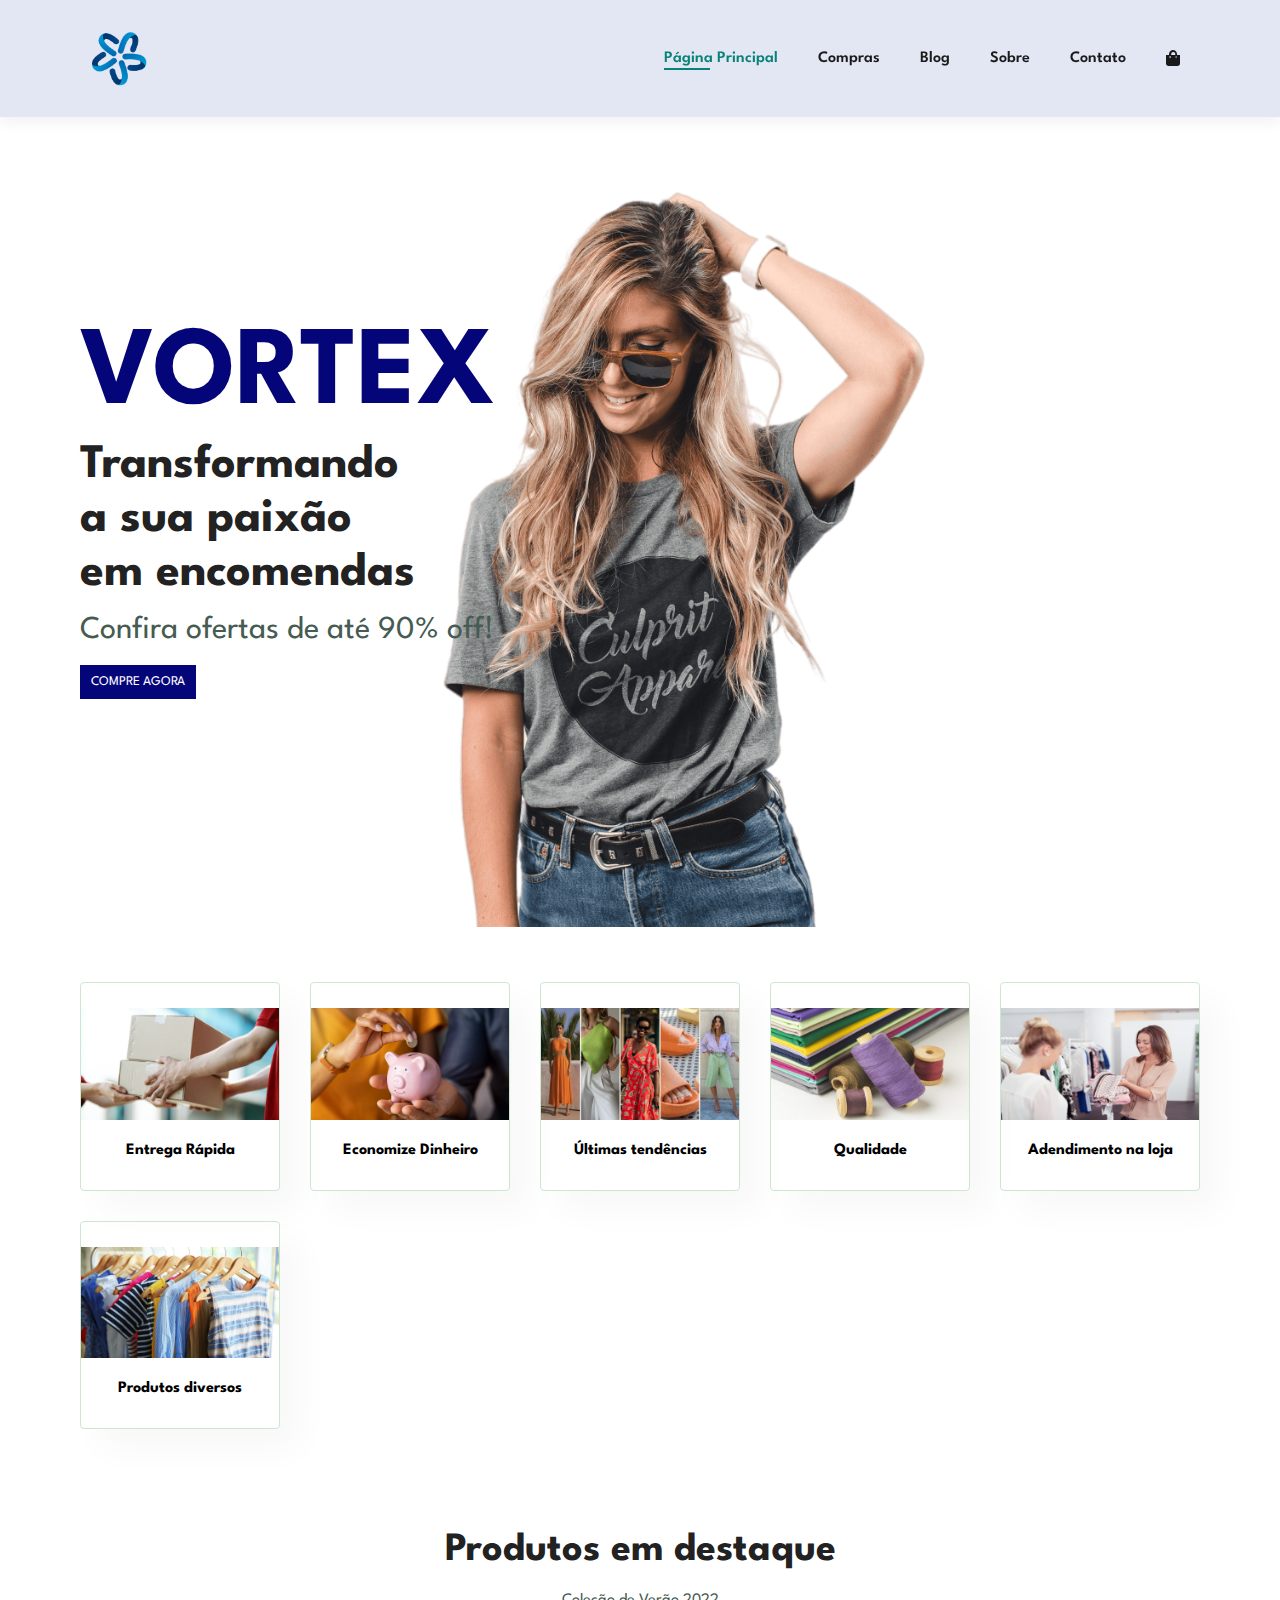
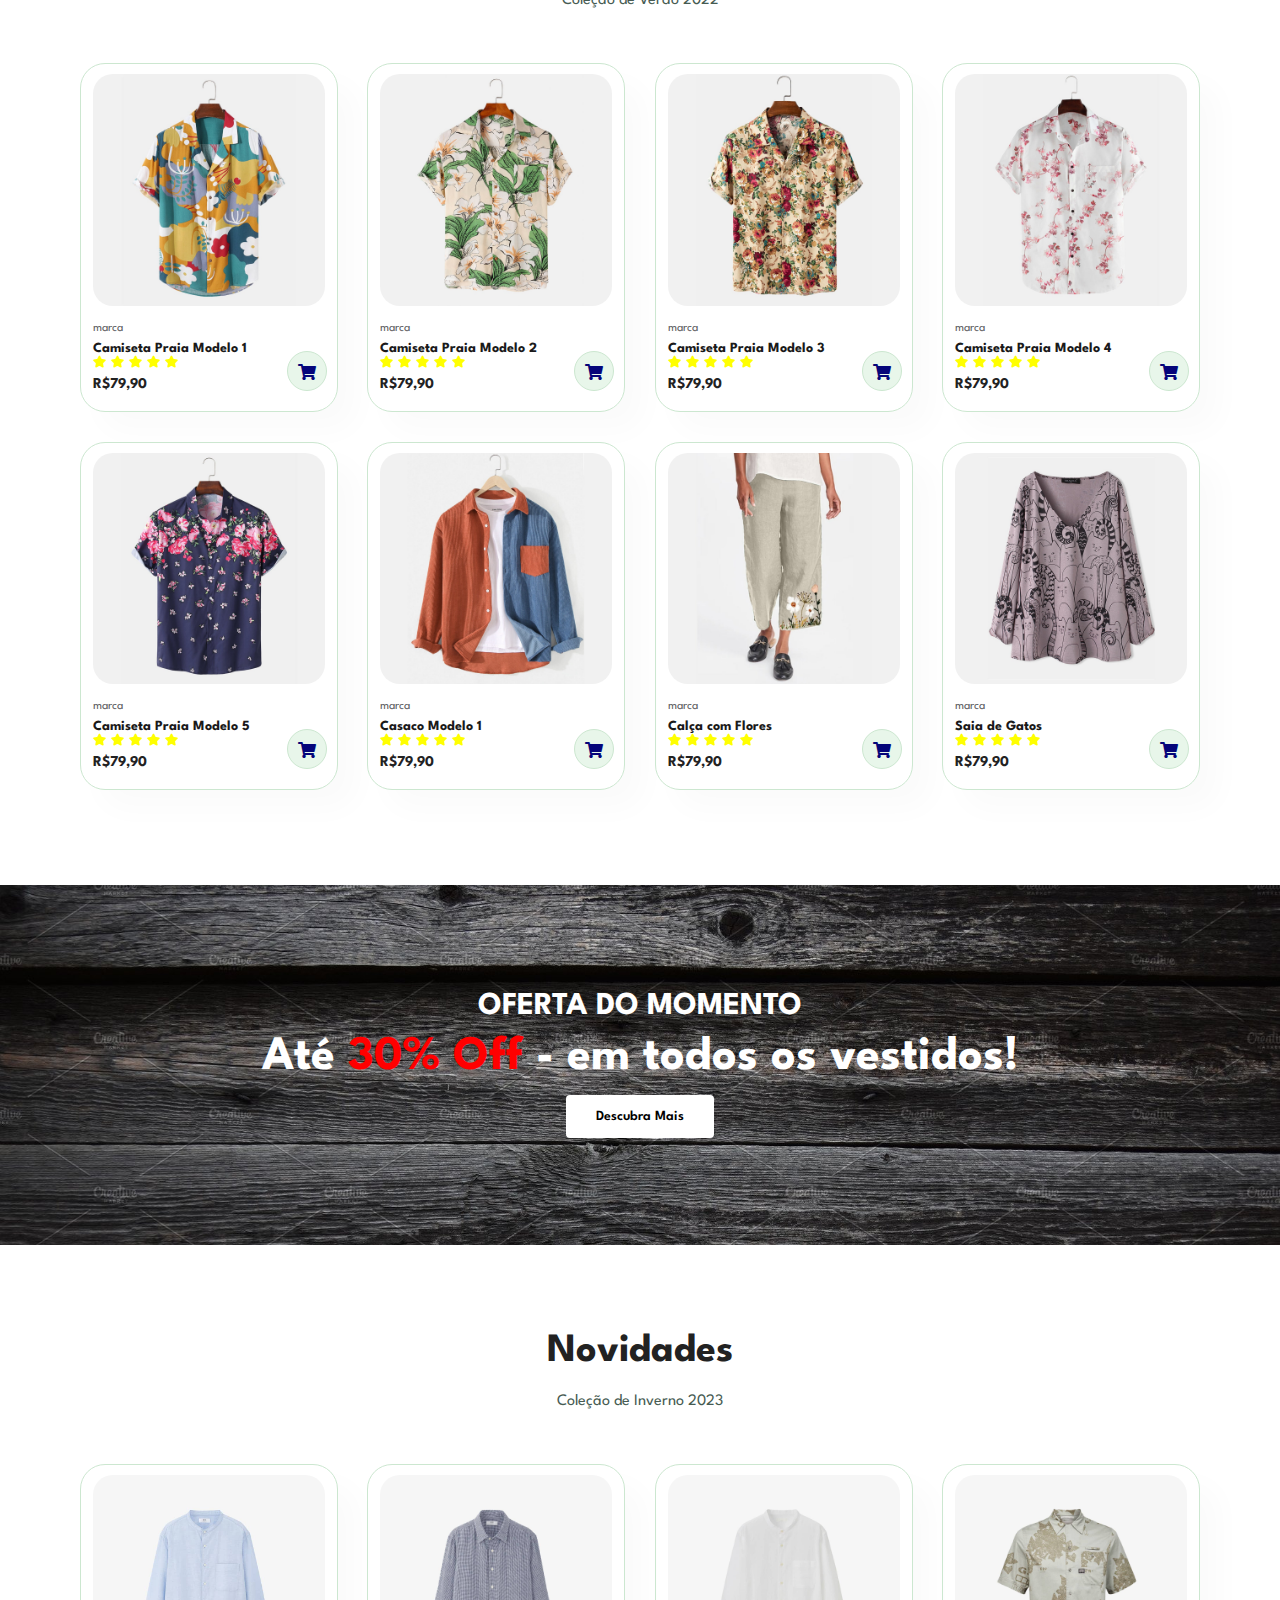
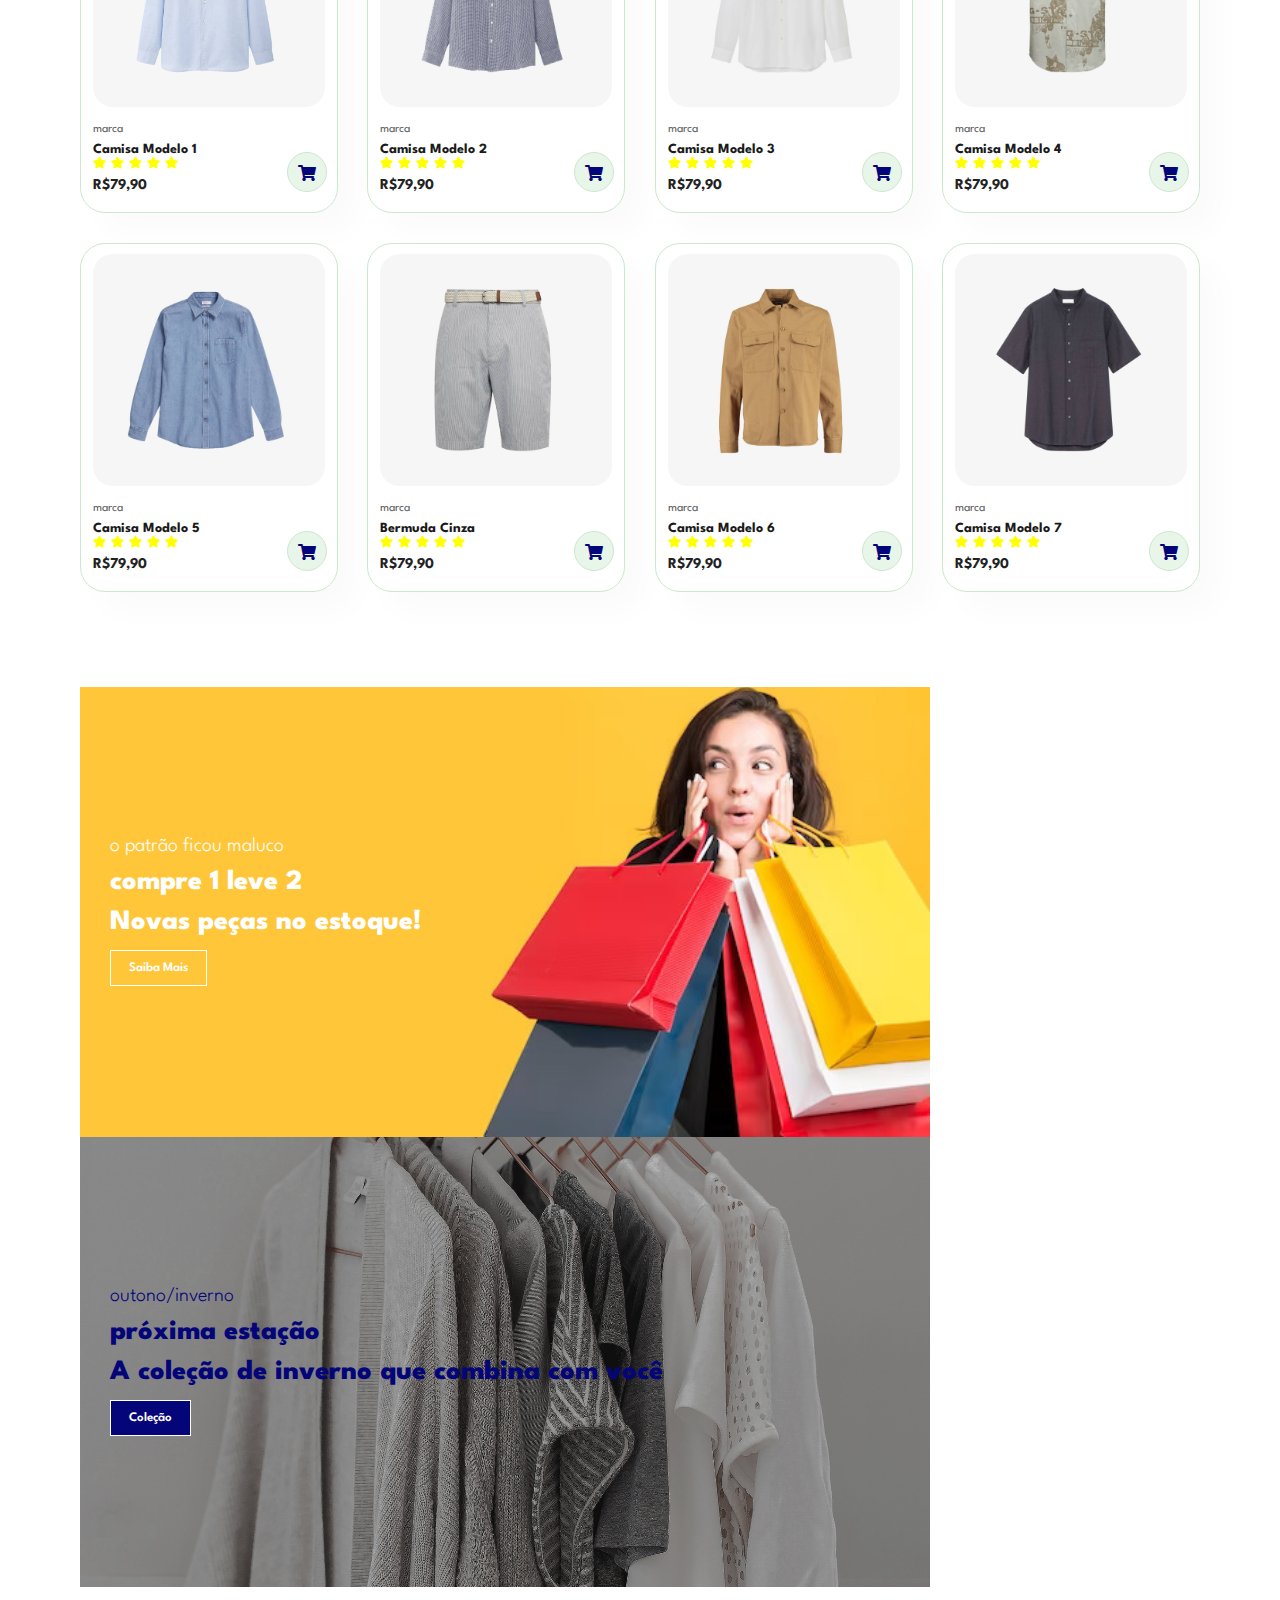
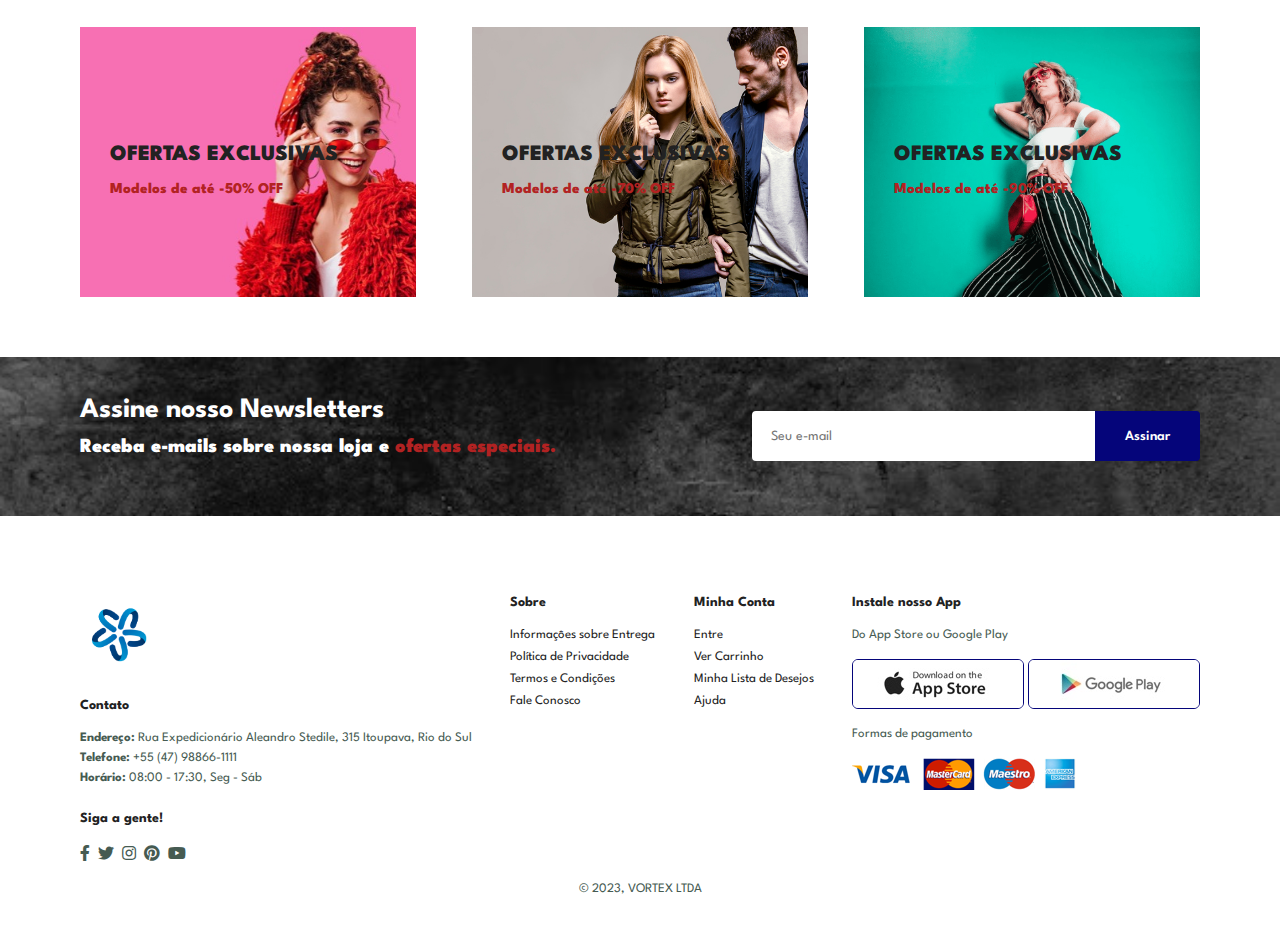
<file: index.html>
<!DOCTYPE html>
<html lang="en">
<head>
    <meta charset="UTF-8">
    <meta http-equiv="X-UA-Compatible" content="IE=edge">
    <meta name="viewport" content="width=device-width, initial-scale=1.0">
    <link rel="preconnect" href="https://fonts.googleapis.com">
    <link rel="preconnect" href="https://fonts.gstatic.com" crossorigin>
    <link href="https://fonts.googleapis.com/css2?family=League+Spartan&display=swap" rel="stylesheet">
    <link rel="stylesheet" href="https://use.fontawesome.com/releases/v5.15.4/css/all.css" />
    <link rel="stylesheet" href="./style.css">
    <link rel="shortcut icon" href="./img/main-logo.png" type="image/svg+xml">
    <title>Vortex</title>
</head>
<body>
    
    <section id="header">
        <a href="#"><img src="./img/main-logo.png" class="logo" alt=""></a>

        <div>
            <ul id="navbar">
                <li><a class="active" href="index.html">Página Principal</a></li>
                <li><a href="shop.html">Compras</a></li>
                <li><a href="blog.html">Blog</a></li>
                <li><a href="about.html">Sobre</a></li>
                <li><a href="contact.html">Contato</a></li>
                <li id="lg-bag"><a href="cart.html"><i class="fas fa-shopping-bag"></i></a></li>
                <a href="#" id="close"><i class="fas fa-times"></i></a>
            </ul>
        </div>
        <div id="mobile">
            <i id="bar" class="fas fa-outdent"></i>
            <a href=""><i class="fas fa-shopping-bag"></i></a>
        </div>
    </section>

    <section id="hero">
        <h1>VORTEX</h1>
        <br>
        <br>
        <h2>Transformando a sua paixão em encomendas</h2>
        <p>Confira ofertas de até 90% off!</p>
        <button>COMPRE AGORA</button>
    </section>

    <section id="feature" class="section-p1">
        <div class="fe-box">
            <img src="./img/delivery.jpg" alt="" id="delivery">
            <h6>Entrega Rápida</h6>
        </div>
        <div class="fe-box">
            <img src="./img/save-money.jpg" alt="" id="save-money">
            <h6>Economize Dinheiro</h6>
        </div>
        <div class="fe-box">
            <img src="./img/tendencias.png" alt="" id="delivery">
            <h6>Últimas tendências</h6>
        </div>
        <div class="fe-box">
            <img src="./img/tecido.jpg" alt="" id="delivery">
            <h6>Qualidade</h6>
        </div>
        <div class="fe-box">
            <img src="./img/atendimento.jpg" alt="" id="delivery">
            <h6>Adendimento na loja</h6>
        </div>
        <div class="fe-box">
            <img src="./img/produtos-diversos.jpg" alt="" id="delivery">
            <h6>Produtos diversos</h6>
        </div>
    </section>

    <section id="product1" class="section-p1">
        <h2>Produtos em destaque</h2>
        <p>Coleção de Verão 2022</p>
        <div class="pro-container">
            <div class="pro">
                <a href="./sproduct.html"><img href="./sproduct.html" src="./img/products/f1.jpg" alt=""></a>
                <div class="des">
                    <span>marca</span>
                    <h5>Camiseta Praia Modelo 1</h5>
                    <div class="star">
                        <i class="fas fa-star"></i>
                        <i class="fas fa-star"></i>
                        <i class="fas fa-star"></i>
                        <i class="fas fa-star"></i>
                        <i class="fas fa-star"></i>
                    </div>
                    <h4>R$79,90</h4>
                </div>
                <a><i class="fas fa-shopping-cart cart"></i></a>
            </div>
            <div class="pro">
                <img src="./img/products/f2.jpg" alt="">
                <div class="des">
                    <span>marca</span>
                    <h5>Camiseta Praia Modelo 2</h5>
                    <div class="star">
                        <i class="fas fa-star"></i>
                        <i class="fas fa-star"></i>
                        <i class="fas fa-star"></i>
                        <i class="fas fa-star"></i>
                        <i class="fas fa-star"></i>
                    </div>
                    <h4>R$79,90</h4>
                </div>
                <a><i class="fas fa-shopping-cart cart"></i></a>
            </div>
            <div class="pro">
                <img src="./img/products/f3.jpg" alt="">
                <div class="des">
                    <span>marca</span>
                    <h5>Camiseta Praia Modelo 3</h5>
                    <div class="star">
                        <i class="fas fa-star"></i>
                        <i class="fas fa-star"></i>
                        <i class="fas fa-star"></i>
                        <i class="fas fa-star"></i>
                        <i class="fas fa-star"></i>
                    </div>
                    <h4>R$79,90</h4>
                </div>
                <a><i class="fas fa-shopping-cart cart"></i></a>
            </div>
            <div class="pro">
                <img src="./img/products/f4.jpg" alt="">
                <div class="des">
                    <span>marca</span>
                    <h5>Camiseta Praia Modelo 4</h5>
                    <div class="star">
                        <i class="fas fa-star"></i>
                        <i class="fas fa-star"></i>
                        <i class="fas fa-star"></i>
                        <i class="fas fa-star"></i>
                        <i class="fas fa-star"></i>
                    </div>
                    <h4>R$79,90</h4>
                </div>
                <a><i class="fas fa-shopping-cart cart"></i></a>
            </div>
            <div class="pro">
                <img src="./img/products/f5.jpg" alt="">
                <div class="des">
                    <span>marca</span>
                    <h5>Camiseta Praia Modelo 5</h5>
                    <div class="star">
                        <i class="fas fa-star"></i>
                        <i class="fas fa-star"></i>
                        <i class="fas fa-star"></i>
                        <i class="fas fa-star"></i>
                        <i class="fas fa-star"></i>
                    </div>
                    <h4>R$79,90</h4>
                </div>
                <a><i class="fas fa-shopping-cart cart"></i></a>
            </div>
            <div class="pro">
                <img src="./img/products/f6.jpg" alt="">
                <div class="des">
                    <span>marca</span>
                    <h5>Casaco Modelo 1</h5>
                    <div class="star">
                        <i class="fas fa-star"></i>
                        <i class="fas fa-star"></i>
                        <i class="fas fa-star"></i>
                        <i class="fas fa-star"></i>
                        <i class="fas fa-star"></i>
                    </div>
                    <h4>R$79,90</h4>
                </div>
                <a><i class="fas fa-shopping-cart cart"></i></a>
            </div>
            <div class="pro">
                <img src="./img/products/f7.jpg" alt="">
                <div class="des">
                    <span>marca</span>
                    <h5>Calça com Flores</h5>
                    <div class="star">
                        <i class="fas fa-star"></i>
                        <i class="fas fa-star"></i>
                        <i class="fas fa-star"></i>
                        <i class="fas fa-star"></i>
                        <i class="fas fa-star"></i>
                    </div>
                    <h4>R$79,90</h4>
                </div>
                <a><i class="fas fa-shopping-cart cart"></i></a>
            </div>
            <div class="pro">
                <img src="./img/products/f8.jpg" alt="">
                <div class="des">
                    <span>marca</span>
                    <h5>Saia de Gatos</h5>
                    <div class="star">
                        <i class="fas fa-star"></i>
                        <i class="fas fa-star"></i>
                        <i class="fas fa-star"></i>
                        <i class="fas fa-star"></i>
                        <i class="fas fa-star"></i>
                    </div>
                    <h4>R$79,90</h4>
                </div>
                <a><i class="fas fa-shopping-cart cart"></i></a>
            </div>
        </div>
    </section>

    <section id="banner" class="section-m1">
        <h4>OFERTA DO MOMENTO</h4>
        <h2>Até <span>30% Off</span> - em todos os vestidos!</h2>
        <button class="normal">Descubra Mais</button>
    </section>

    <section id="product1" class="section-p1">
        <h2>Novidades</h2>
        <p>Coleção de Inverno 2023</p>
        <div class="pro-container">
            <div class="pro">
                <img src="./img/products/n1.jpg" alt="">
                <div class="des">
                    <span>marca</span>
                    <h5>Camisa Modelo 1</h5>
                    <div class="star">
                        <i class="fas fa-star"></i>
                        <i class="fas fa-star"></i>
                        <i class="fas fa-star"></i>
                        <i class="fas fa-star"></i>
                        <i class="fas fa-star"></i>
                    </div>
                    <h4>R$79,90</h4>
                </div>
                <a><i class="fas fa-shopping-cart cart"></i></a>
            </div>
            <div class="pro">
                <img src="./img/products/n2.jpg" alt="">
                <div class="des">
                    <span>marca</span>
                    <h5>Camisa Modelo 2</h5>
                    <div class="star">
                        <i class="fas fa-star"></i>
                        <i class="fas fa-star"></i>
                        <i class="fas fa-star"></i>
                        <i class="fas fa-star"></i>
                        <i class="fas fa-star"></i>
                    </div>
                    <h4>R$79,90</h4>
                </div>
                <a><i class="fas fa-shopping-cart cart"></i></a>
            </div>
            <div class="pro">
                <img src="./img/products/n3.jpg" alt="">
                <div class="des">
                    <span>marca</span>
                    <h5>Camisa Modelo 3</h5>
                    <div class="star">
                        <i class="fas fa-star"></i>
                        <i class="fas fa-star"></i>
                        <i class="fas fa-star"></i>
                        <i class="fas fa-star"></i>
                        <i class="fas fa-star"></i>
                    </div>
                    <h4>R$79,90</h4>
                </div>
                <a><i class="fas fa-shopping-cart cart"></i></a>
            </div>
            <div class="pro">
                <img src="./img/products/n4.jpg" alt="">
                <div class="des">
                    <span>marca</span>
                    <h5>Camisa Modelo 4</h5>
                    <div class="star">
                        <i class="fas fa-star"></i>
                        <i class="fas fa-star"></i>
                        <i class="fas fa-star"></i>
                        <i class="fas fa-star"></i>
                        <i class="fas fa-star"></i>
                    </div>
                    <h4>R$79,90</h4>
                </div>
                <a><i class="fas fa-shopping-cart cart"></i></a>
            </div>
            <div class="pro">
                <img src="./img/products/n5.jpg" alt="">
                <div class="des">
                    <span>marca</span>
                    <h5>Camisa Modelo 5</h5>
                    <div class="star">
                        <i class="fas fa-star"></i>
                        <i class="fas fa-star"></i>
                        <i class="fas fa-star"></i>
                        <i class="fas fa-star"></i>
                        <i class="fas fa-star"></i>
                    </div>
                    <h4>R$79,90</h4>
                </div>
                <a><i class="fas fa-shopping-cart cart"></i></a>
            </div>
            <div class="pro">
                <img src="./img/products/n6.jpg" alt="">
                <div class="des">
                    <span>marca</span>
                    <h5>Bermuda Cinza</h5>
                    <div class="star">
                        <i class="fas fa-star"></i>
                        <i class="fas fa-star"></i>
                        <i class="fas fa-star"></i>
                        <i class="fas fa-star"></i>
                        <i class="fas fa-star"></i>
                    </div>
                    <h4>R$79,90</h4>
                </div>
                <a><i class="fas fa-shopping-cart cart"></i></a>
            </div>
            <div class="pro">
                <img src="./img/products/n7.jpg" alt="">
                <div class="des">
                    <span>marca</span>
                    <h5>Camisa Modelo 6</h5>
                    <div class="star">
                        <i class="fas fa-star"></i>
                        <i class="fas fa-star"></i>
                        <i class="fas fa-star"></i>
                        <i class="fas fa-star"></i>
                        <i class="fas fa-star"></i>
                    </div>
                    <h4>R$79,90</h4>
                </div>
                <a><i class="fas fa-shopping-cart cart"></i></a>
            </div>
            <div class="pro">
                <img src="./img/products/n8.jpg" alt="">
                <div class="des">
                    <span>marca</span>
                    <h5>Camisa Modelo 7</h5>
                    <div class="star">
                        <i class="fas fa-star"></i>
                        <i class="fas fa-star"></i>
                        <i class="fas fa-star"></i>
                        <i class="fas fa-star"></i>
                        <i class="fas fa-star"></i>
                    </div>
                    <h4>R$79,90</h4>
                </div>
                <a><i class="fas fa-shopping-cart cart"></i></a>
            </div>
        </div>
    </section>

    <section id="sm-banner" class="section-p1">
        <div class="banner-box">
            <h4>o patrão ficou maluco</h4>
            <h2>compre 1 leve 2</h2>
            <span>Novas peças no estoque!</span>
            <button class="white">Saiba Mais</button>
        </div>
        <div class="banner-box banner-box2">
            <h4>outono/inverno</h4>
            <h2>próxima estação</h2>
            <span>A coleção de inverno que combina com você</span>
            <button class="white2">Coleção</button>
        </div>
    </section>

    <section id="banner3">
        <div class="banner-box">
            <h2>OFERTAS EXCLUSIVAS</h2>
            <h3>Modelos de até -50% OFF</h3>
        </div>
        <div class="banner-box banner-box2">
            <h2>OFERTAS EXCLUSIVAS</h2>
            <h3>Modelos de até -70% OFF</h3>
        </div>
        <div class="banner-box banner-box3">
            <h2>OFERTAS EXCLUSIVAS</h2>
            <h3>Modelos de até -90% OFF</h3>
        </div>
    </section>

    <section id="newsletter" class="section-p1 section-m1">
        <div>
            <h4>Assine nosso Newsletters</h4>
            <p>Receba e-mails sobre nossa loja e <span>ofertas especiais.</span></p>
        </div>
        <div class="form">
            <input type="text" placeholder="Seu e-mail">
            <button class="normal">Assinar</button>
        </div>
    </section>

    <footer class="section-p1">
        <div class="col">
            <img src="./img/main-logo.png" alt="" class="logo">
            <h4>Contato</h4>
            <p><strong>Endereço: </strong> Rua Expedicionário Aleandro Stedile, 315 Itoupava, Rio do Sul</p>
            <p><strong>Telefone: </strong> +55 (47) 98866-1111</p>
            <p><strong>Horário: </strong> 08:00 - 17:30, Seg - Sáb</p>
            <div class="follow">
                <h4>Siga a gente!</h4>
                <div class="icon">
                    <i class="fab fa-facebook-f"></i>
                    <i class="fab fa-twitter"></i>
                    <i class="fab fa-instagram"></i>
                    <i class="fab fa-pinterest"></i>
                    <i class="fab fa-youtube"></i>
                </div>
            </div>
        </div>

        <div class="col">
            <h4>Sobre</h4>
            <a href="#">Informaçôes sobre Entrega</a>
            <a href="#">Política de Privacidade</a>
            <a href="#">Termos e Condições</a>
            <a href="#">Fale Conosco</a>
        </div>

        <div class="col">
            <h4>Minha Conta</h4>
            <a href="#">Entre</a>
            <a href="#">Ver Carrinho</a>
            <a href="#">Minha Lista de Desejos</a>
            <a href="#">Ajuda</a>
        </div>

        <div class="col install">
            <h4>Instale nosso App</h4>
            <p>Do App Store ou Google Play</p>
            <div class="row">
                <img src="./img/pay/app.jpg">
                <img src="./img/pay/play.jpg">
            </div>
            <p>Formas de pagamento</p>
            <img src="./img/pay/pay.png">
        </div>

        <div class="copyright">
            <p>© 2023, VORTEX LTDA</p>
        </div>
    </footer>

    <script src="./app.js"></script>
</body>
</html>
</file>
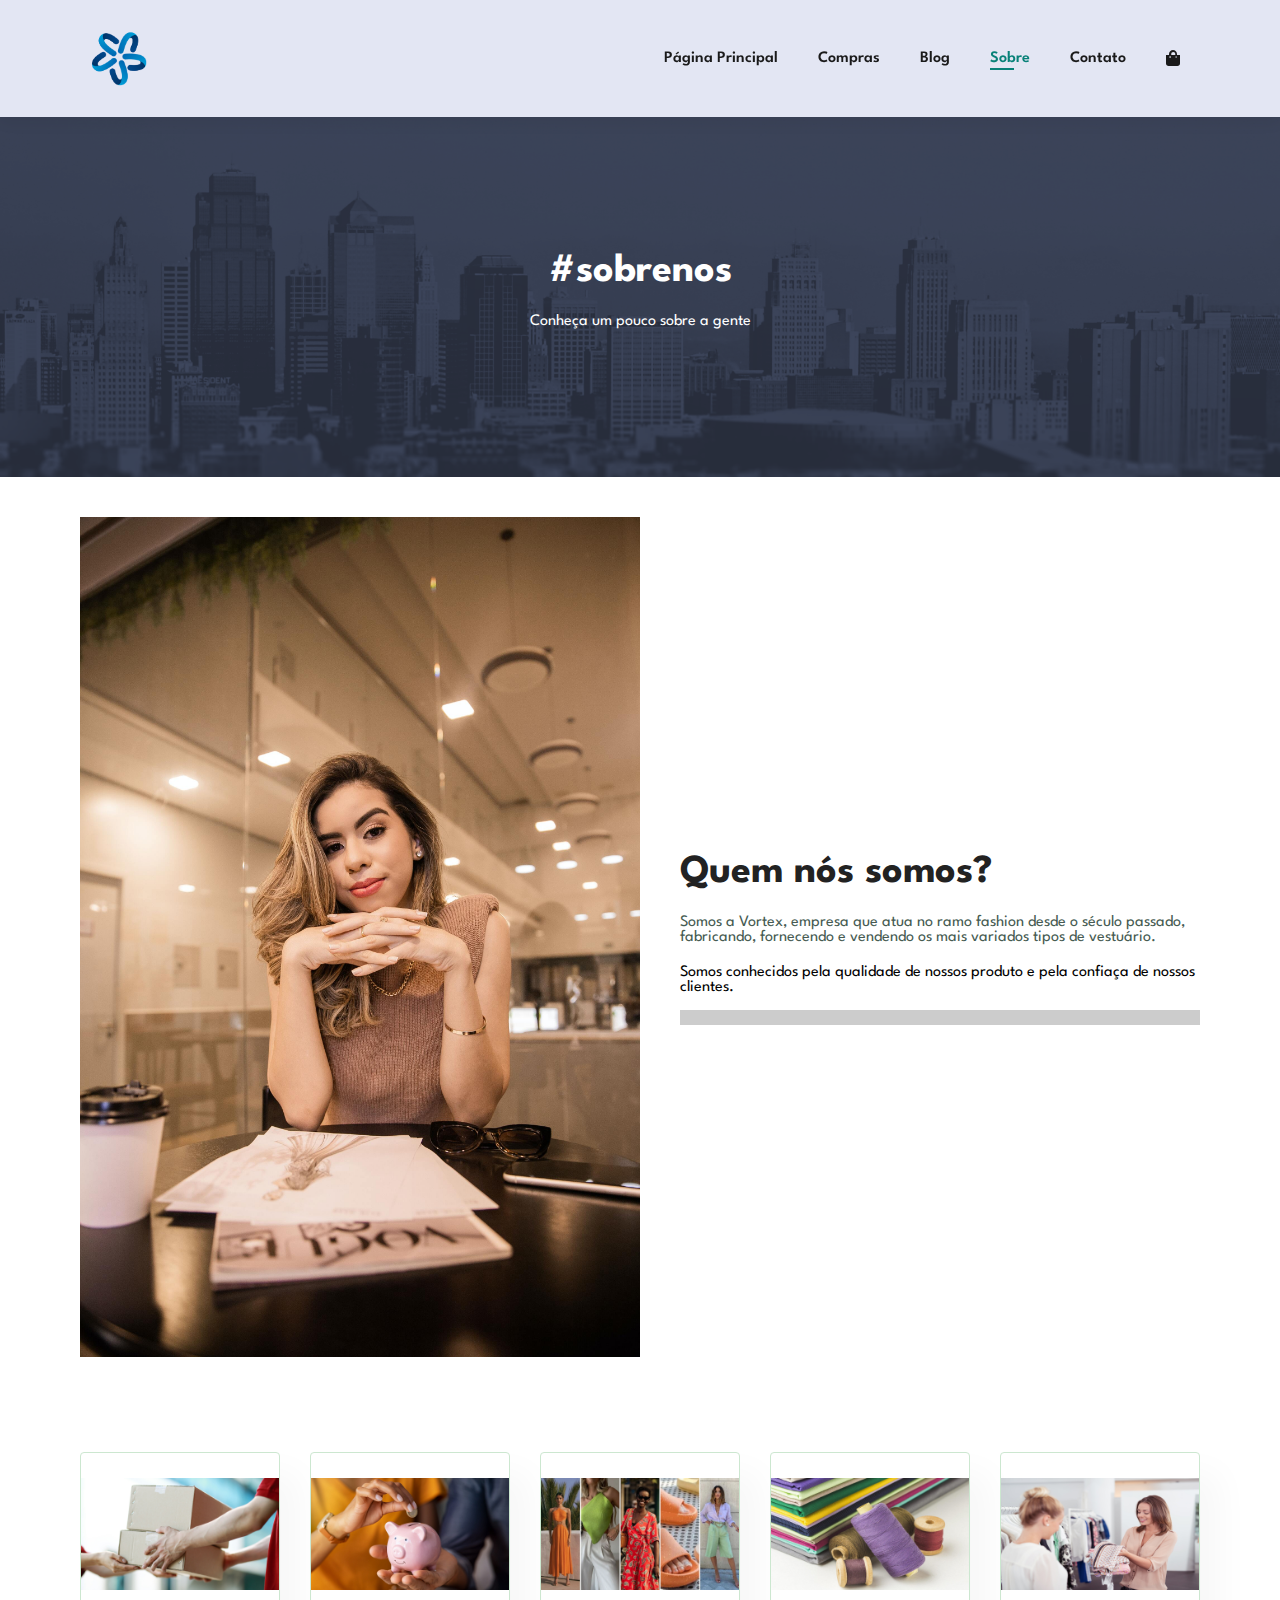
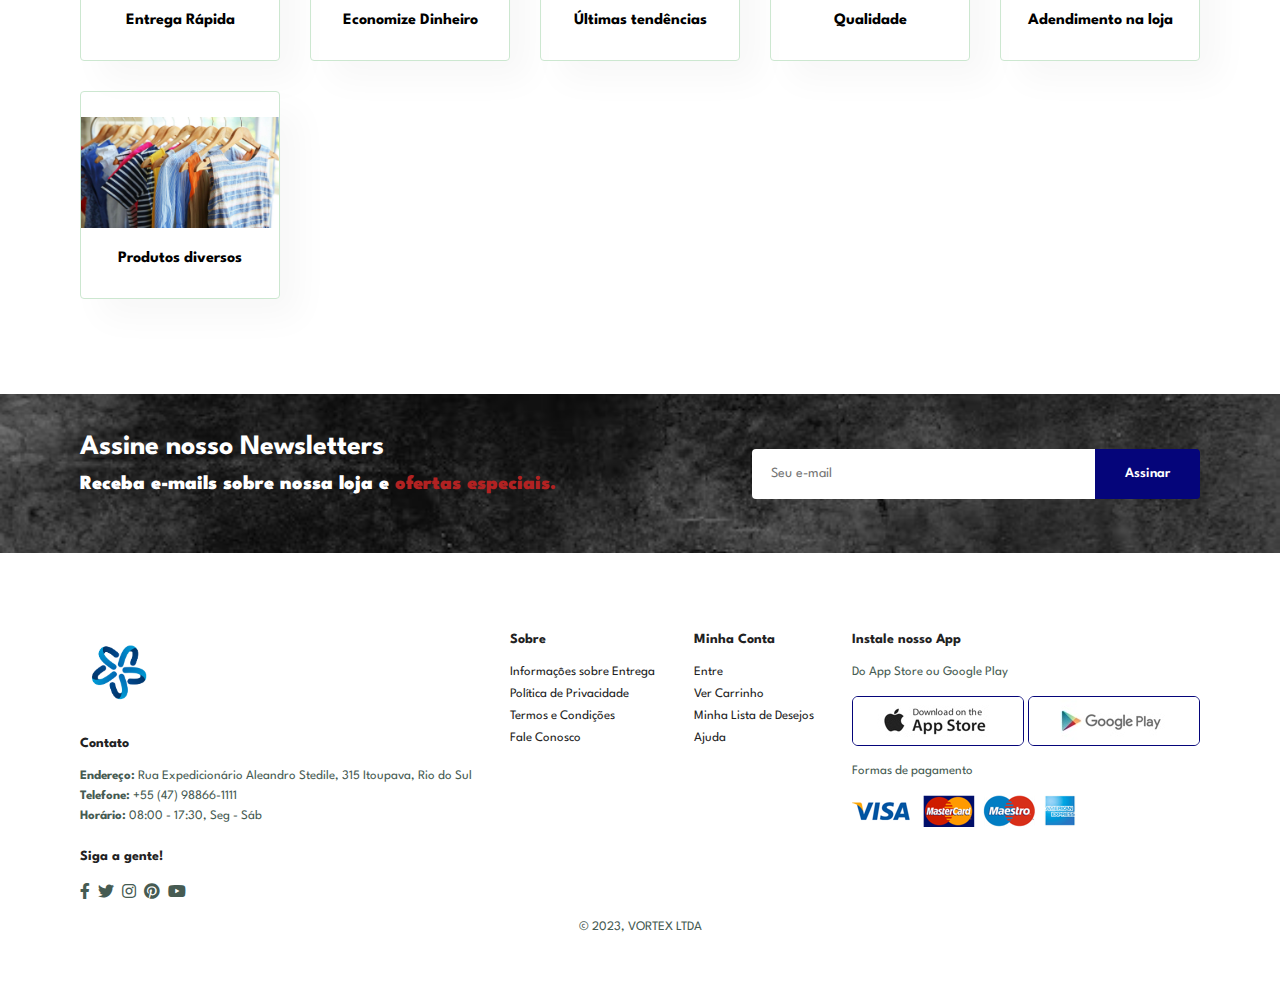
<file: about.html>
<!DOCTYPE html>
<html lang="en">
<head>
    <meta charset="UTF-8">
    <meta http-equiv="X-UA-Compatible" content="IE=edge">
    <meta name="viewport" content="width=device-width, initial-scale=1.0">
    <link rel="preconnect" href="https://fonts.googleapis.com">
    <link rel="preconnect" href="https://fonts.gstatic.com" crossorigin>
    <link href="https://fonts.googleapis.com/css2?family=League+Spartan&display=swap" rel="stylesheet">
    <link rel="stylesheet" href="https://use.fontawesome.com/releases/v5.15.4/css/all.css" />
    <link rel="stylesheet" href="./style.css">
    <link rel="shortcut icon" href="./img/main-logo.png" type="image/svg+xml">
    <title>Vortex</title>
</head>
<body>
    
    <section id="header">
        <a href="#"><img src="./img/main-logo.png" class="logo" alt=""></a>

        <div>
            <ul id="navbar">
                <li><a href="index.html">Página Principal</a></li>
                <li><a href="shop.html">Compras</a></li>
                <li><a href="blog.html">Blog</a></li>
                <li><a class="active" href="about.html">Sobre</a></li>
                <li><a href="contact.html">Contato</a></li>
                <li id="lg-bag"><a href="cart.html"><i class="fas fa-shopping-bag"></i></a></li>
                <a href="#" id="close"><i class="fas fa-times"></i></a>
            </ul>
        </div>
        <div id="mobile">
            <i id="bar" class="fas fa-outdent"></i>
            <a href=""><i class="fas fa-shopping-bag"></i></a>
        </div>
    </section>

    <section id="page-header" class="about-header">
        <h2>#sobrenos</h2>
        <p>Conheça um pouco sobre a gente</p>
    </section>

    <section id="about-head" class="section-p1">
        <img src="./img/about/a6.jpg" alt="">
        <div>
            <h2>Quem nós somos?</h2>
            <p>Somos a Vortex, empresa que atua no ramo fashion desde o século passado, 
                fabricando, fornecendo e vendendo os mais variados tipos de vestuário.</p>
                <abbr>Somos conhecidos pela qualidade de nossos produto e pela confiaça de 
                    nossos clientes.
                </abbr>
                <br><br>

                <marquee bgcolor="#ccc" loop="-1" scrollamount="5" width="100%">A construção 
                    de um negócio é saber fazer algo para se orgulhar, é criar algo que vai 
                    fazer uma diferença real na vida de outras pessoas - Richard Bronson </marquee>
        </div>
    </section>

    <section id="feature" class="section-p1">
        <div class="fe-box">
            <img src="./img/delivery.jpg" alt="" id="delivery">
            <h6>Entrega Rápida</h6>
        </div>
        <div class="fe-box">
            <img src="./img/save-money.jpg" alt="" id="save-money">
            <h6>Economize Dinheiro</h6>
        </div>
        <div class="fe-box">
            <img src="./img/tendencias.png" alt="" id="delivery">
            <h6>Últimas tendências</h6>
        </div>
        <div class="fe-box">
            <img src="./img/tecido.jpg" alt="" id="delivery">
            <h6>Qualidade</h6>
        </div>
        <div class="fe-box">
            <img src="./img/atendimento.jpg" alt="" id="delivery">
            <h6>Adendimento na loja</h6>
        </div>
        <div class="fe-box">
            <img src="./img/produtos-diversos.jpg" alt="" id="delivery">
            <h6>Produtos diversos</h6>
        </div>
    </section>

    <section id="newsletter" class="section-p1 section-m1">
        <div>
            <h4>Assine nosso Newsletters</h4>
            <p>Receba e-mails sobre nossa loja e <span>ofertas especiais.</span></p>
        </div>
        <div class="form">
            <input type="text" placeholder="Seu e-mail">
            <button class="normal">Assinar</button>
        </div>
    </section>

    <footer class="section-p1">
        <div class="col">
            <img src="./img/main-logo.png" alt="" class="logo">
            <h4>Contato</h4>
            <p><strong>Endereço: </strong> Rua Expedicionário Aleandro Stedile, 315 Itoupava, Rio do Sul</p>
            <p><strong>Telefone: </strong> +55 (47) 98866-1111</p>
            <p><strong>Horário: </strong> 08:00 - 17:30, Seg - Sáb</p>
            <div class="follow">
                <h4>Siga a gente!</h4>
                <div class="icon">
                    <i class="fab fa-facebook-f"></i>
                    <i class="fab fa-twitter"></i>
                    <i class="fab fa-instagram"></i>
                    <i class="fab fa-pinterest"></i>
                    <i class="fab fa-youtube"></i>
                </div>
            </div>
        </div>

        <div class="col">
            <h4>Sobre</h4>
            <a href="#">Informaçôes sobre Entrega</a>
            <a href="#">Política de Privacidade</a>
            <a href="#">Termos e Condições</a>
            <a href="#">Fale Conosco</a>
        </div>

        <div class="col">
            <h4>Minha Conta</h4>
            <a href="#">Entre</a>
            <a href="#">Ver Carrinho</a>
            <a href="#">Minha Lista de Desejos</a>
            <a href="#">Ajuda</a>
        </div>

        <div class="col install">
            <h4>Instale nosso App</h4>
            <p>Do App Store ou Google Play</p>
            <div class="row">
                <img src="./img/pay/app.jpg">
                <img src="./img/pay/play.jpg">
            </div>
            <p>Formas de pagamento</p>
            <img src="./img/pay/pay.png">
        </div>

        <div class="copyright">
            <p>© 2023, VORTEX LTDA</p>
        </div>
    </footer>

    <script src="./app.js"></script>
</body>
</html>
</file>
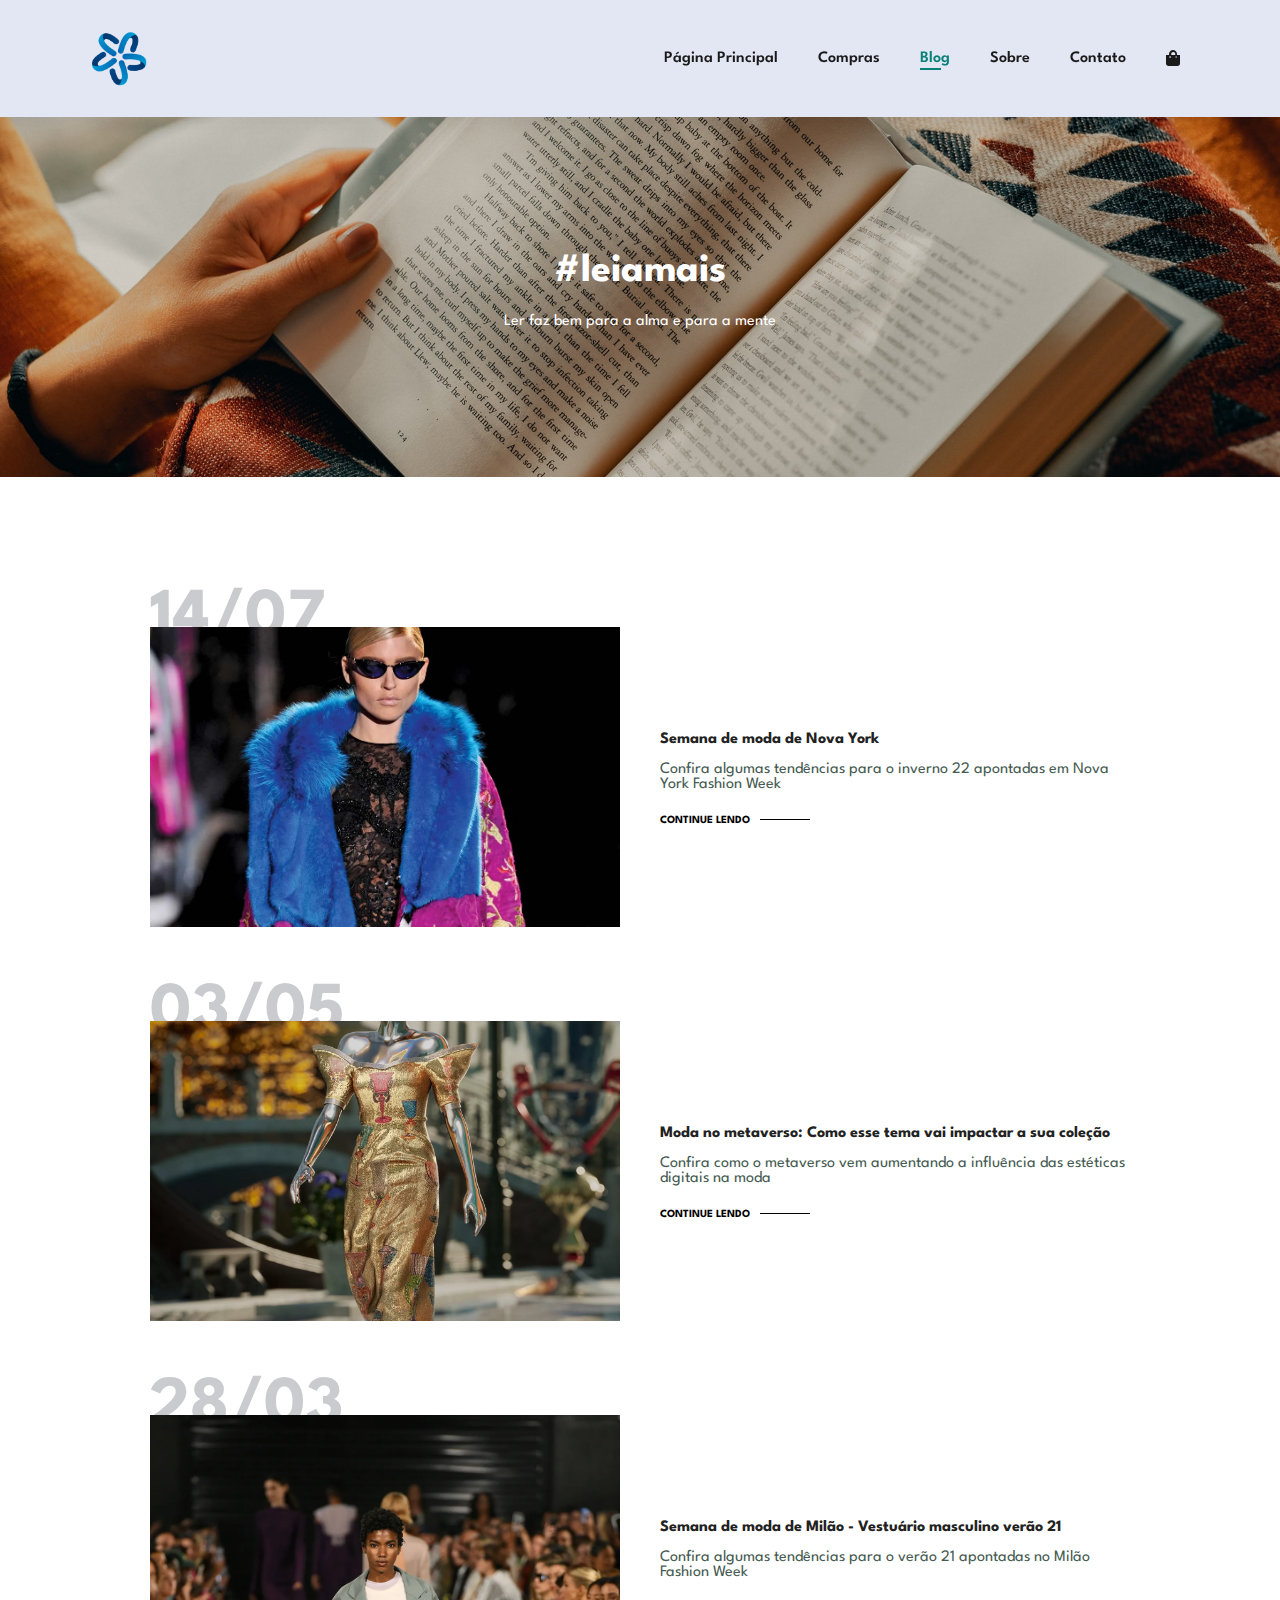
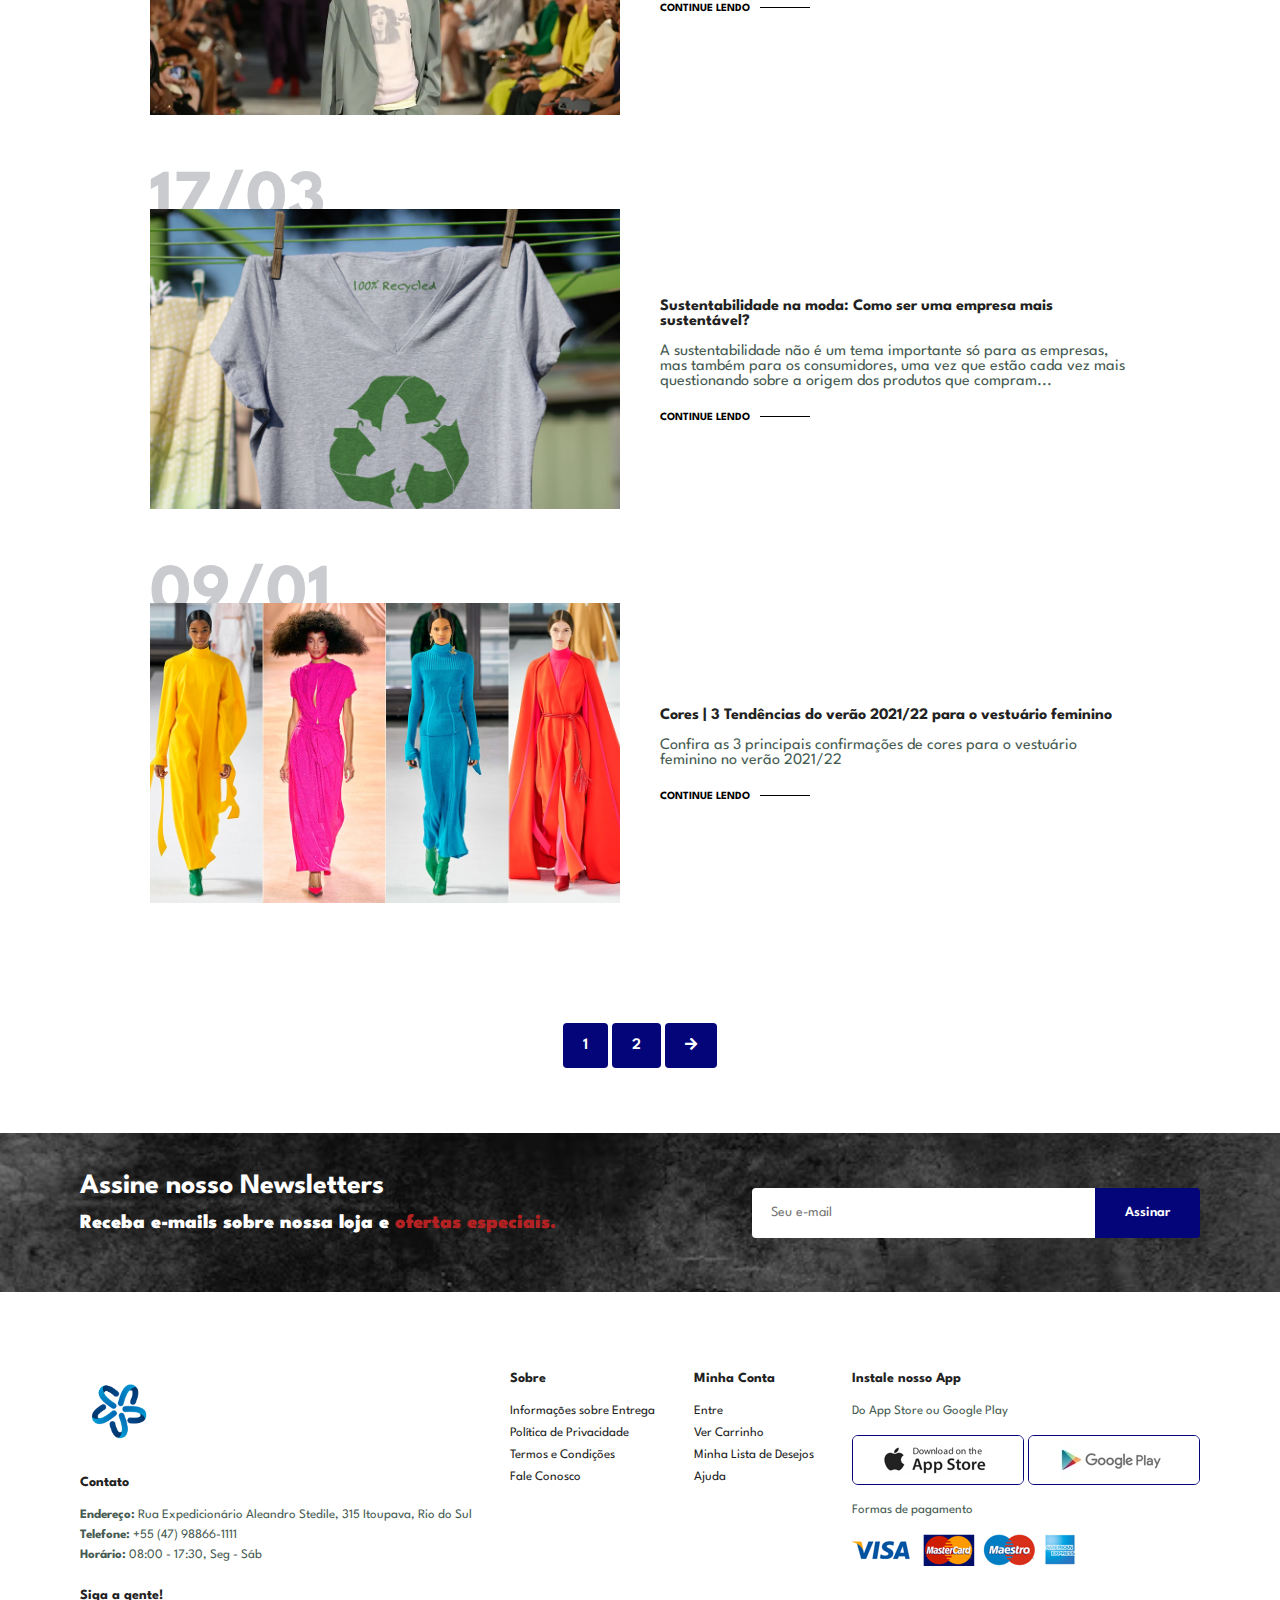
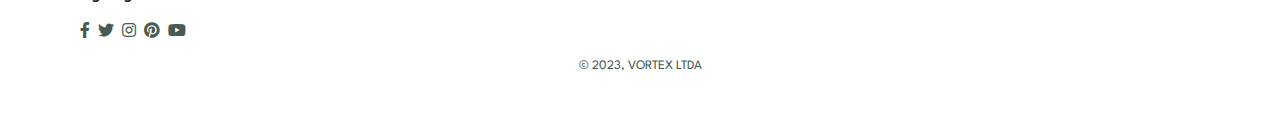
<file: blog.html>
<!DOCTYPE html>
<html lang="en">
<head>
    <meta charset="UTF-8">
    <meta http-equiv="X-UA-Compatible" content="IE=edge">
    <meta name="viewport" content="width=device-width, initial-scale=1.0">
    <link rel="preconnect" href="https://fonts.googleapis.com">
    <link rel="preconnect" href="https://fonts.gstatic.com" crossorigin>
    <link href="https://fonts.googleapis.com/css2?family=League+Spartan&display=swap" rel="stylesheet">
    <link rel="stylesheet" href="https://use.fontawesome.com/releases/v5.15.4/css/all.css" />
    <link rel="stylesheet" href="./style.css">
    <link rel="shortcut icon" href="./img/main-logo.png" type="image/svg+xml">
    <title>Vortex</title>
</head>
<body>
    
    <section id="header">
        <a href="#"><img src="./img/main-logo.png" class="logo" alt=""></a>

        <div>
            <ul id="navbar">
                <li><a href="index.html">Página Principal</a></li>
                <li><a href="shop.html">Compras</a></li>
                <li><a class="active" href="blog.html">Blog</a></li>
                <li><a href="about.html">Sobre</a></li>
                <li><a href="contact.html">Contato</a></li>
                <li id="lg-bag"><a href="cart.html"><i class="fas fa-shopping-bag"></i></a></li>
                <a href="#" id="close"><i class="fas fa-times"></i></a>
            </ul>
        </div>
        <div id="mobile">
            <i id="bar" class="fas fa-outdent"></i>
            <a href=""><i class="fas fa-shopping-bag"></i></a>
        </div>
    </section>

    <section id="page-header" class="blog-header">
        <h2>#leiamais</h2>
        <p>Ler faz bem para a alma e para a mente</p>
    </section>

    <section id="blog">
        <div class="blog-box">
            <div class="blog-img">
                <img src="./img/blog/b1.jpg" alt="">
            </div>
            <div class="blog-details">
                <h4>Semana de moda de Nova York</h4>
                <p>Confira algumas tendências para o inverno 22 apontadas em Nova York Fashion Week
                </p>
                <a href="#">CONTINUE LENDO</a>
            </div>
            <h1>14/07</h1>
        </div>
        <div class="blog-box">
            <div class="blog-img">
                <img src="./img/blog/b6.jpg" alt="">
            </div>
            <div class="blog-details">
                <h4>Moda no metaverso: Como esse tema vai impactar a sua coleção</h4>
                <p>Confira como o metaverso vem aumentando a influência das estéticas digitais na moda
                </p>
                <a href="#">CONTINUE LENDO</a>
            </div>
            <h1>03/05</h1>
        </div>
        <div class="blog-box">
            <div class="blog-img">
                <img src="./img/blog/b2.jpg" alt="">
            </div>
            <div class="blog-details">
                <h4>Semana de moda de Milão - Vestuário masculino verão 21</h4>
                <p>Confira algumas tendências para o verão 21 apontadas no Milão Fashion Week
                </p>
                <a href="#">CONTINUE LENDO</a>
            </div>
            <h1>28/03</h1>
        </div>
        <div class="blog-box">
            <div class="blog-img">
                <img src="./img/blog/b3.jpg" alt="">
            </div>
            <div class="blog-details">
                <h4>Sustentabilidade na moda: Como ser uma empresa mais sustentável?</h4>
                <p>A sustentabilidade não é um tema importante só para as empresas, mas também 
                    para os consumidores, uma vez que estão cada vez mais questionando sobre a 
                    origem dos produtos que compram...
                </p>
                <a href="#">CONTINUE LENDO</a>
            </div>
            <h1>17/03</h1>
        </div>
        <div class="blog-box">
            <div class="blog-img">
                <img src="./img/blog/b4.jpg" alt="">
            </div>
            <div class="blog-details">
                <h4>Cores | 3 Tendências do verão 2021/22 para o vestuário feminino</h4>
                <p>Confira as 3 principais confirmações de cores para o vestuário feminino no verão 2021/22
                </p>
                <a href="#">CONTINUE LENDO</a>
            </div>
            <h1>09/01</h1>
        </div>
    </section>

    <section id="pagination" class="section-p1">
        <a href="">1</a>
        <a href="">2</a>
        <a href=""><i class="fas fa-arrow-right"></i></a>
    </section>

    <section id="newsletter" class="section-p1 section-m1">
        <div>
            <h4>Assine nosso Newsletters</h4>
            <p>Receba e-mails sobre nossa loja e <span>ofertas especiais.</span></p>
        </div>
        <div class="form">
            <input type="text" placeholder="Seu e-mail">
            <button class="normal">Assinar</button>
        </div>
    </section>

    <footer class="section-p1">
        <div class="col">
            <img src="./img/main-logo.png" alt="" class="logo">
            <h4>Contato</h4>
            <p><strong>Endereço: </strong> Rua Expedicionário Aleandro Stedile, 315 Itoupava, Rio do Sul</p>
            <p><strong>Telefone: </strong> +55 (47) 98866-1111</p>
            <p><strong>Horário: </strong> 08:00 - 17:30, Seg - Sáb</p>
            <div class="follow">
                <h4>Siga a gente!</h4>
                <div class="icon">
                    <i class="fab fa-facebook-f"></i>
                    <i class="fab fa-twitter"></i>
                    <i class="fab fa-instagram"></i>
                    <i class="fab fa-pinterest"></i>
                    <i class="fab fa-youtube"></i>
                </div>
            </div>
        </div>

        <div class="col">
            <h4>Sobre</h4>
            <a href="#">Informaçôes sobre Entrega</a>
            <a href="#">Política de Privacidade</a>
            <a href="#">Termos e Condições</a>
            <a href="#">Fale Conosco</a>
        </div>

        <div class="col">
            <h4>Minha Conta</h4>
            <a href="#">Entre</a>
            <a href="#">Ver Carrinho</a>
            <a href="#">Minha Lista de Desejos</a>
            <a href="#">Ajuda</a>
        </div>

        <div class="col install">
            <h4>Instale nosso App</h4>
            <p>Do App Store ou Google Play</p>
            <div class="row">
                <img src="./img/pay/app.jpg">
                <img src="./img/pay/play.jpg">
            </div>
            <p>Formas de pagamento</p>
            <img src="./img/pay/pay.png">
        </div>

        <div class="copyright">
            <p>© 2023, VORTEX LTDA</p>
        </div>
    </footer>

    <script src="./app.js"></script>
</body>
</html>
</file>
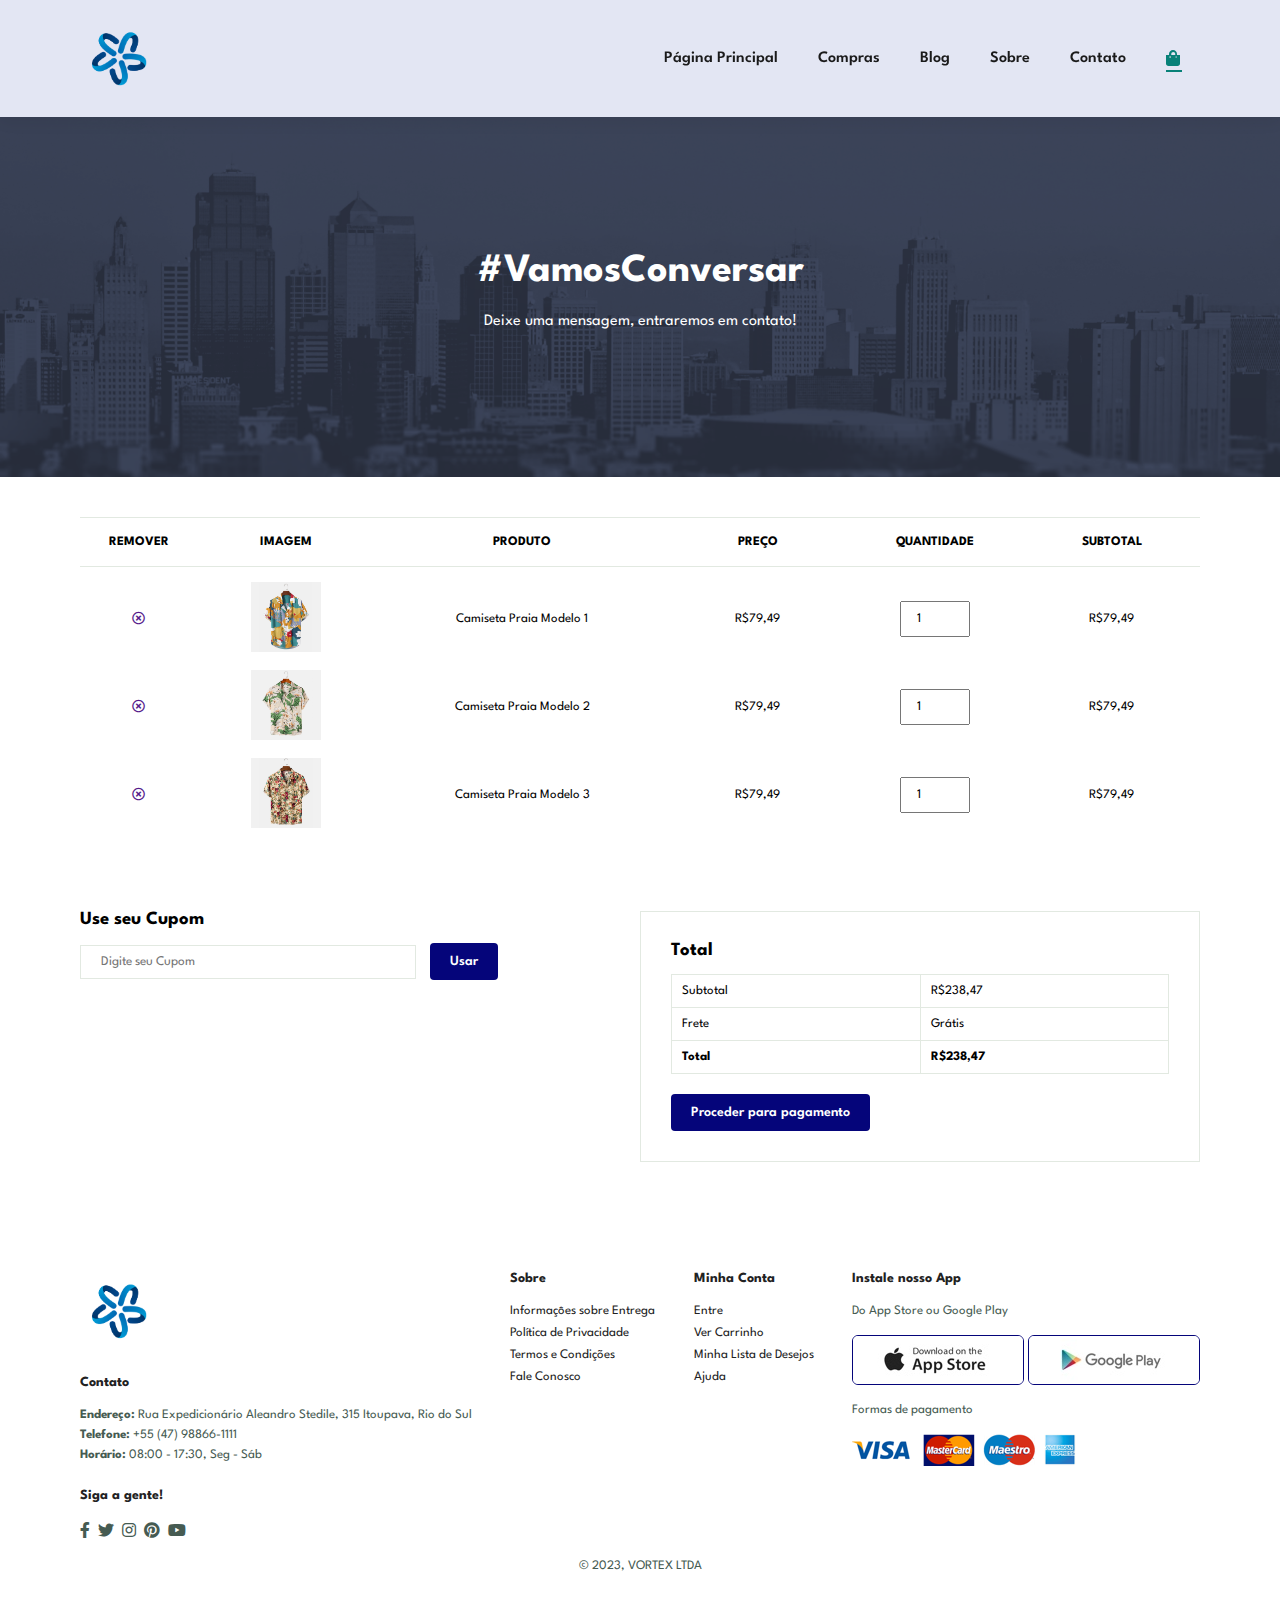
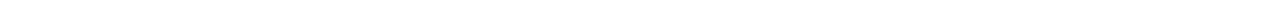
<file: cart.html>
<!DOCTYPE html>
<html lang="en">
<head>
    <meta charset="UTF-8">
    <meta http-equiv="X-UA-Compatible" content="IE=edge">
    <meta name="viewport" content="width=device-width, initial-scale=1.0">
    <link rel="preconnect" href="https://fonts.googleapis.com">
    <link rel="preconnect" href="https://fonts.gstatic.com" crossorigin>
    <link href="https://fonts.googleapis.com/css2?family=League+Spartan&display=swap" rel="stylesheet">
    <link rel="stylesheet" href="https://use.fontawesome.com/releases/v5.15.4/css/all.css" />
    <link rel="stylesheet" href="./style.css">
    <link rel="shortcut icon" href="./img/main-logo.png" type="image/svg+xml">
    <title>Vortex</title>
</head>
<body>
    
    <section id="header">
        <a href="#"><img src="./img/main-logo.png" class="logo" alt=""></a>

        <div>
            <ul id="navbar">
                <li><a href="index.html">Página Principal</a></li>
                <li><a href="shop.html">Compras</a></li>
                <li><a href="blog.html">Blog</a></li>
                <li><a href="about.html">Sobre</a></li>
                <li><a href="contact.html">Contato</a></li>
                <li id="lg-bag"><a class="active"  href="cart.html"><i class="fas fa-shopping-bag"></i></a></li>
                <a href="#" id="close"><i class="fas fa-times"></i></a>
            </ul>
        </div>
        <div id="mobile">
            <i id="bar" class="fas fa-outdent"></i>
            <a href=""><i class="fas fa-shopping-bag"></i></a>
        </div>
    </section>

    <section id="page-header" class="about-header">
        <h2>#VamosConversar</h2>
        <p>Deixe uma mensagem, entraremos em contato!</p>
    </section>

    <section id="cart" class="section-p1">
        <table width="100%">
            <thead>
                <tr>
                    <td>Remover</td>
                    <td>Imagem</td>
                    <td>Produto</td>
                    <td>Preço</td>
                    <td>Quantidade</td>
                    <td>Subtotal</td>
                </tr>
            </thead>
            <tbody>
                <tr>
                    <td><a href=""><i class="far fa-times-circle"></i></a></td>
                    <td><img src="./img/products/f1.jpg" alt=""></td>
                    <td>Camiseta Praia Modelo 1</td>
                    <td>R$79,49</td>
                    <td><input type="number" value="1"></td>
                    <td>R$79,49</td>
                </tr>
                <tr>
                    <td><a href=""><i class="far fa-times-circle"></i></a></td>
                    <td><img src="./img/products/f2.jpg" alt=""></td>
                    <td>Camiseta Praia Modelo 2</td>
                    <td>R$79,49</td>
                    <td><input type="number" value="1"></td>
                    <td>R$79,49</td>
                </tr>
                <tr>
                    <td><a href=""><i class="far fa-times-circle"></i></a></td>
                    <td><img src="./img/products/f3.jpg" alt=""></td>
                    <td>Camiseta Praia Modelo 3</td>
                    <td>R$79,49</td>
                    <td><input type="number" value="1"></td>
                    <td>R$79,49</td>
                </tr>
            </tbody>
        </table>
    </section>

    <section id="cart-add" class="section-p1">
        <div id="coupon">
            <h3>Use seu Cupom</h3>
            <div>
                <input type="text" placeholder="Digite seu Cupom">
                <button class="normal">Usar</button>
            </div>
        </div>

        <div id="subtotal">
            <h3>Total</h3>
            <table>
                <tr>
                    <td>Subtotal</td>
                    <td>R$238,47</td>
                </tr>
                <tr>
                    <td>Frete</td>
                    <td>Grátis</td>
                </tr>
                <tr>
                    <td><strong>Total</strong></td>
                    <td><strong>R$238,47</strong></td>
                </tr>
            </table>
            <button class="normal">Proceder para pagamento</button>
        </div>
    </section>

    <footer class="section-p1">
        <div class="col">
            <img src="./img/main-logo.png" alt="" class="logo">
            <h4>Contato</h4>
            <p><strong>Endereço: </strong> Rua Expedicionário Aleandro Stedile, 315 Itoupava, Rio do Sul</p>
            <p><strong>Telefone: </strong> +55 (47) 98866-1111</p>
            <p><strong>Horário: </strong> 08:00 - 17:30, Seg - Sáb</p>
            <div class="follow">
                <h4>Siga a gente!</h4>
                <div class="icon">
                    <i class="fab fa-facebook-f"></i>
                    <i class="fab fa-twitter"></i>
                    <i class="fab fa-instagram"></i>
                    <i class="fab fa-pinterest"></i>
                    <i class="fab fa-youtube"></i>
                </div>
            </div>
        </div>

        <div class="col">
            <h4>Sobre</h4>
            <a href="#">Informaçôes sobre Entrega</a>
            <a href="#">Política de Privacidade</a>
            <a href="#">Termos e Condições</a>
            <a href="#">Fale Conosco</a>
        </div>

        <div class="col">
            <h4>Minha Conta</h4>
            <a href="#">Entre</a>
            <a href="#">Ver Carrinho</a>
            <a href="#">Minha Lista de Desejos</a>
            <a href="#">Ajuda</a>
        </div>

        <div class="col install">
            <h4>Instale nosso App</h4>
            <p>Do App Store ou Google Play</p>
            <div class="row">
                <img src="./img/pay/app.jpg">
                <img src="./img/pay/play.jpg">
            </div>
            <p>Formas de pagamento</p>
            <img src="./img/pay/pay.png">
        </div>

        <div class="copyright">
            <p>© 2023, VORTEX LTDA</p>
        </div>
    </footer>

    <script src="./app.js"></script>
</body>
</html>
</file>
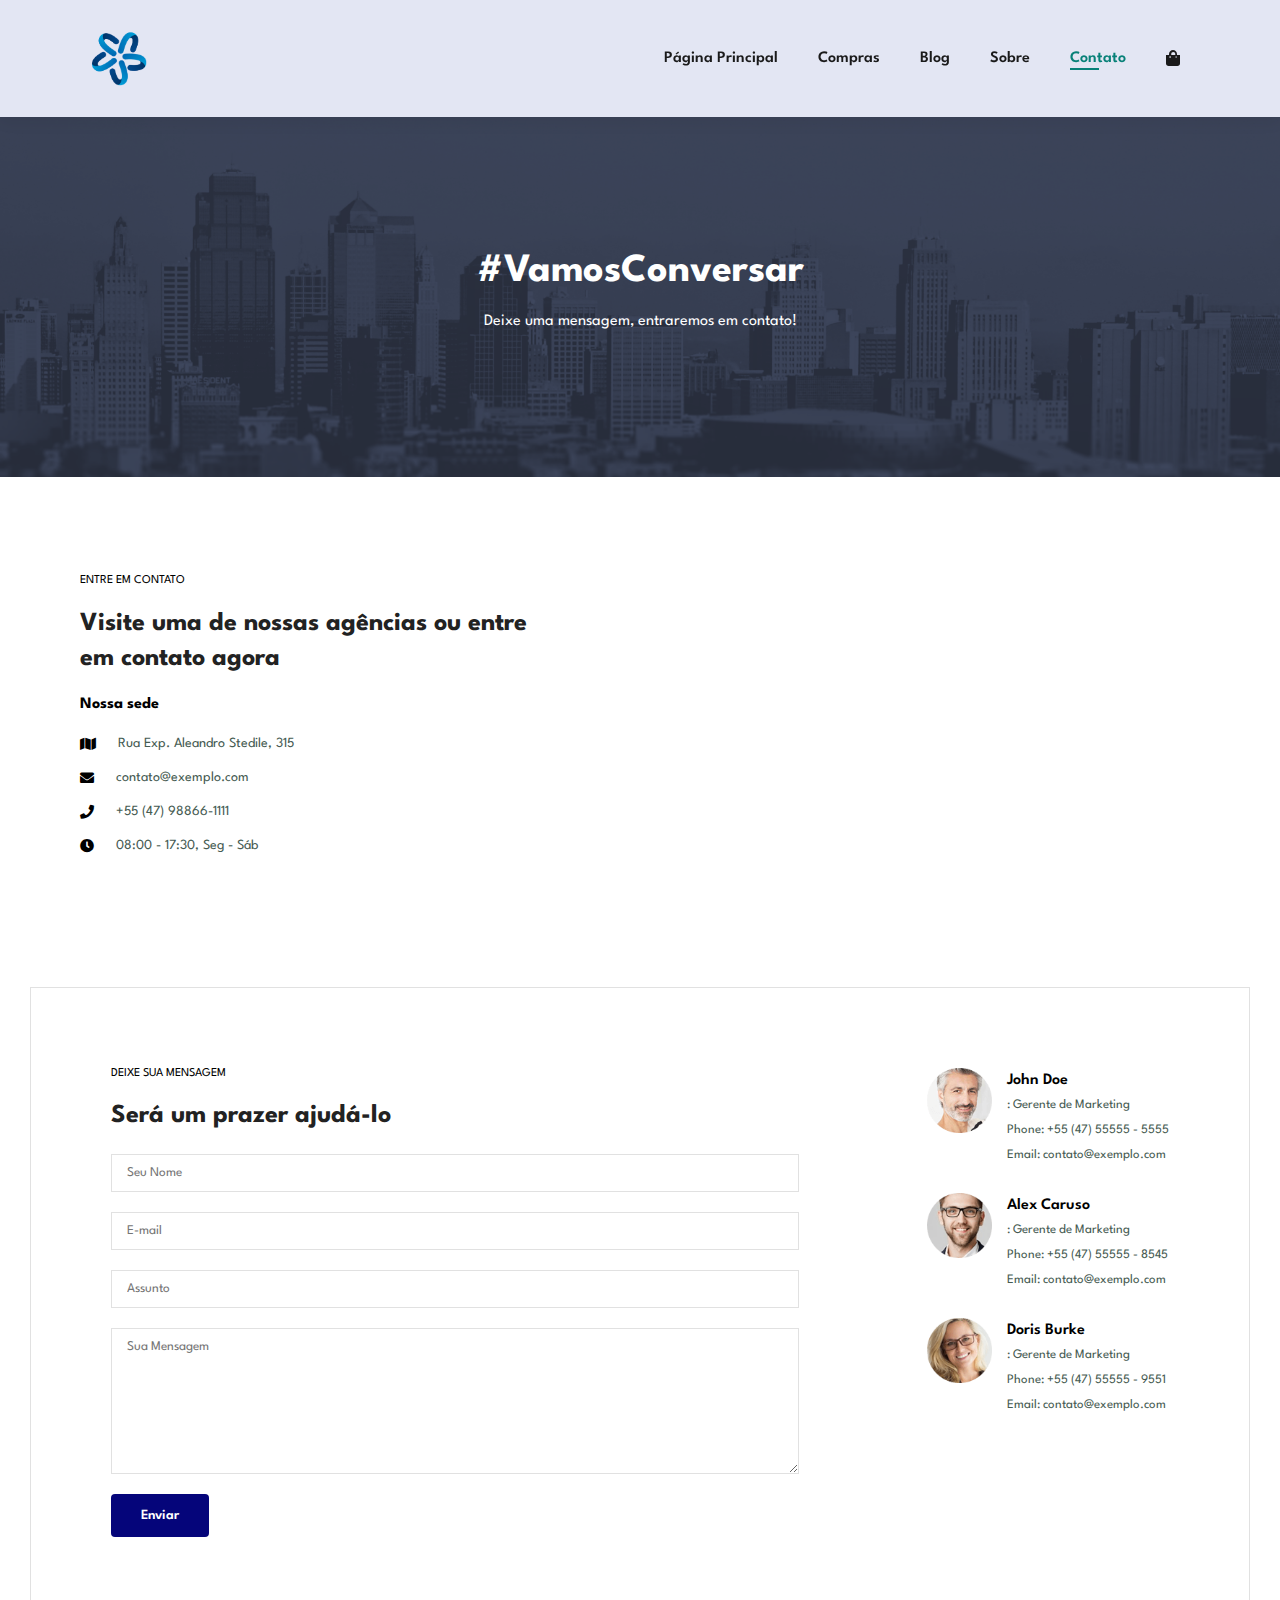
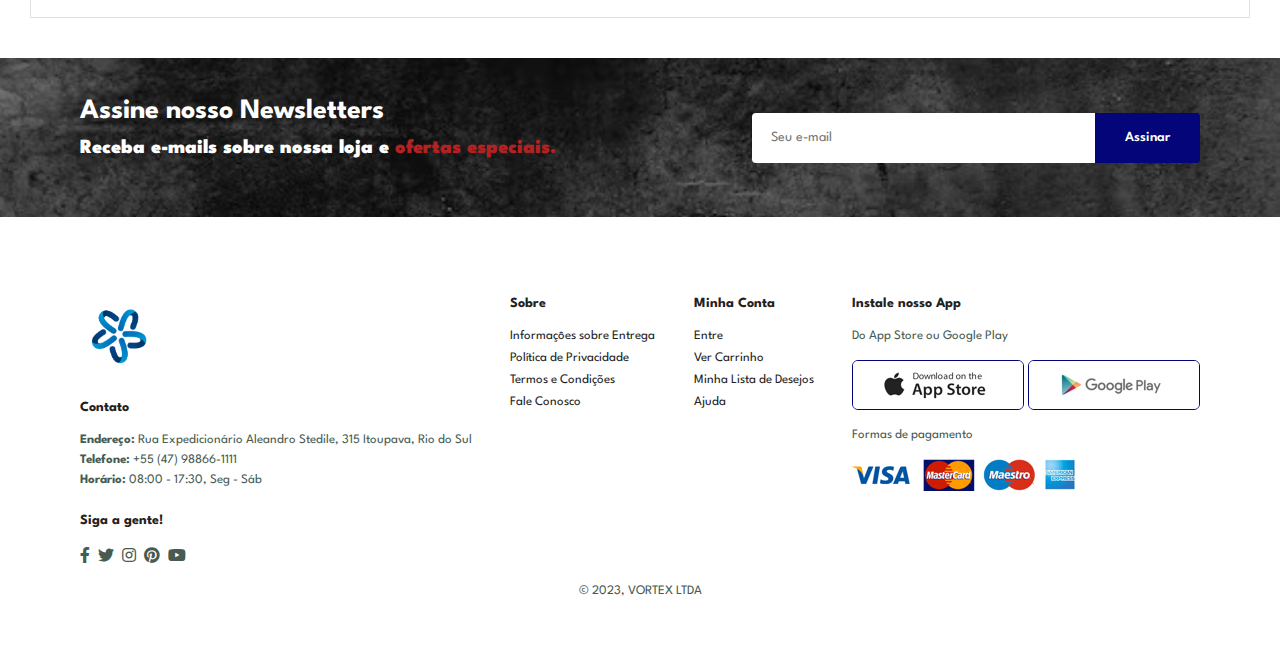
<file: contact.html>
<!DOCTYPE html>
<html lang="en">
<head>
    <meta charset="UTF-8">
    <meta http-equiv="X-UA-Compatible" content="IE=edge">
    <meta name="viewport" content="width=device-width, initial-scale=1.0">
    <link rel="preconnect" href="https://fonts.googleapis.com">
    <link rel="preconnect" href="https://fonts.gstatic.com" crossorigin>
    <link href="https://fonts.googleapis.com/css2?family=League+Spartan&display=swap" rel="stylesheet">
    <link rel="stylesheet" href="https://use.fontawesome.com/releases/v5.15.4/css/all.css" />
    <link rel="stylesheet" href="./style.css">
    <link rel="shortcut icon" href="./img/main-logo.png" type="image/svg+xml">
    <title>Vortex</title>
</head>
<body>
    
    <section id="header">
        <a href="#"><img src="./img/main-logo.png" class="logo" alt=""></a>

        <div>
            <ul id="navbar">
                <li><a href="index.html">Página Principal</a></li>
                <li><a href="shop.html">Compras</a></li>
                <li><a href="blog.html">Blog</a></li>
                <li><a href="about.html">Sobre</a></li>
                <li><a class="active" href="contact.html">Contato</a></li>
                <li id="lg-bag"><a href="cart.html"><i class="fas fa-shopping-bag"></i></a></li>
                <a href="#" id="close"><i class="fas fa-times"></i></a>
            </ul>
        </div>
        <div id="mobile">
            <i id="bar" class="fas fa-outdent"></i>
            <a href=""><i class="fas fa-shopping-bag"></i></a>
        </div>
    </section>

    <section id="page-header" class="about-header">
        <h2>#VamosConversar</h2>
        <p>Deixe uma mensagem, entraremos em contato!</p>
    </section>

    <section id="contact-details" class="section-p1">
        <div class="details">
            <span>ENTRE EM CONTATO</span>
            <h2>Visite uma de nossas agências ou entre em contato agora</h2>
            <h3>Nossa sede</h3>
            <div>
                <li>
                    <i class="fas fa-map"></i>
                    <p>Rua Exp. Aleandro Stedile, 315</p>
                </li>
                <li>
                    <i class="fas fa-envelope"></i>
                    <p>contato@exemplo.com</p>
                </li>
                <li>
                    <i class="fas fa-phone"></i>
                    <p>+55 (47) 98866-1111</p>
                </li>
                <li>
                    <i class="fas fa-clock"></i>
                    <p>08:00 - 17:30, Seg - Sáb</p>
                </li>                
            </div>
        </div>

        <div class="map">
            <iframe src="https://www.google.com/maps/embed?pb=!1m18!1m12!1m3!1d3657.0880207084074!2d-46.652959880692656!3d-23.565281999448676!2m3!1f0!2f0!3f0!3m2!1i1024!2i768!4f13.1!3m3!1m2!1s0x94ce59c8da0aa315%3A0xd59f9431f2c9776a!2sAv.%20Paulista%20-%20Bela%20Vista%2C%20S%C3%A3o%20Paulo%20-%20SP!5e0!3m2!1sen!2sbr!4v1675816131307!5m2!1sen!2sbr" width="600" height="450" style="border:0;" allowfullscreen="" loading="lazy" referrerpolicy="no-referrer-when-downgrade"></iframe>
        </div>
    </section>

    <section id="form-details">
        <form action="">
            <span>DEIXE SUA MENSAGEM</span>
            <h2>Será um prazer ajudá-lo</h2>
            <input type="text" placeholder="Seu Nome">
            <input type="text" placeholder="E-mail">
            <input type="text" placeholder="Assunto">
            <textarea name="" id="" cols="30" rows="10" placeholder="Sua Mensagem"></textarea>
            <button class="normal">Enviar</button>
        </form>

        <div class="people">
        <div>
            <img src="./img/people/1.png">
            <p><span>John Doe</span>: Gerente de Marketing <br> Phone: +55 (47) 55555 - 5555 <br> 
                Email: contato@exemplo.com</p>
        </div>
        <div>
            <img src="./img/people/2.png">
            <p><span>Alex Caruso</span>: Gerente de Marketing <br> Phone: +55 (47) 55555 - 8545 <br> 
                Email: contato@exemplo.com</p>
        </div>
        <div>
            <img src="./img/people/3.png">
            <p><span>Doris Burke</span>: Gerente de Marketing <br> Phone: +55 (47) 55555 - 9551 <br> 
                Email: contato@exemplo.com</p>
        </div>
    </div>
    </section>

    <section id="newsletter" class="section-p1 section-m1">
        <div>
            <h4>Assine nosso Newsletters</h4>
            <p>Receba e-mails sobre nossa loja e <span>ofertas especiais.</span></p>
        </div>
        <div class="form">
            <input type="text" placeholder="Seu e-mail">
            <button class="normal">Assinar</button>
        </div>
    </section>

    <footer class="section-p1">
        <div class="col">
            <img src="./img/main-logo.png" alt="" class="logo">
            <h4>Contato</h4>
            <p><strong>Endereço: </strong> Rua Expedicionário Aleandro Stedile, 315 Itoupava, Rio do Sul</p>
            <p><strong>Telefone: </strong> +55 (47) 98866-1111</p>
            <p><strong>Horário: </strong> 08:00 - 17:30, Seg - Sáb</p>
            <div class="follow">
                <h4>Siga a gente!</h4>
                <div class="icon">
                    <i class="fab fa-facebook-f"></i>
                    <i class="fab fa-twitter"></i>
                    <i class="fab fa-instagram"></i>
                    <i class="fab fa-pinterest"></i>
                    <i class="fab fa-youtube"></i>
                </div>
            </div>
        </div>

        <div class="col">
            <h4>Sobre</h4>
            <a href="#">Informaçôes sobre Entrega</a>
            <a href="#">Política de Privacidade</a>
            <a href="#">Termos e Condições</a>
            <a href="#">Fale Conosco</a>
        </div>

        <div class="col">
            <h4>Minha Conta</h4>
            <a href="#">Entre</a>
            <a href="#">Ver Carrinho</a>
            <a href="#">Minha Lista de Desejos</a>
            <a href="#">Ajuda</a>
        </div>

        <div class="col install">
            <h4>Instale nosso App</h4>
            <p>Do App Store ou Google Play</p>
            <div class="row">
                <img src="./img/pay/app.jpg">
                <img src="./img/pay/play.jpg">
            </div>
            <p>Formas de pagamento</p>
            <img src="./img/pay/pay.png">
        </div>

        <div class="copyright">
            <p>© 2023, VORTEX LTDA</p>
        </div>
    </footer>

    <script src="./app.js"></script>
</body>
</html>
</file>
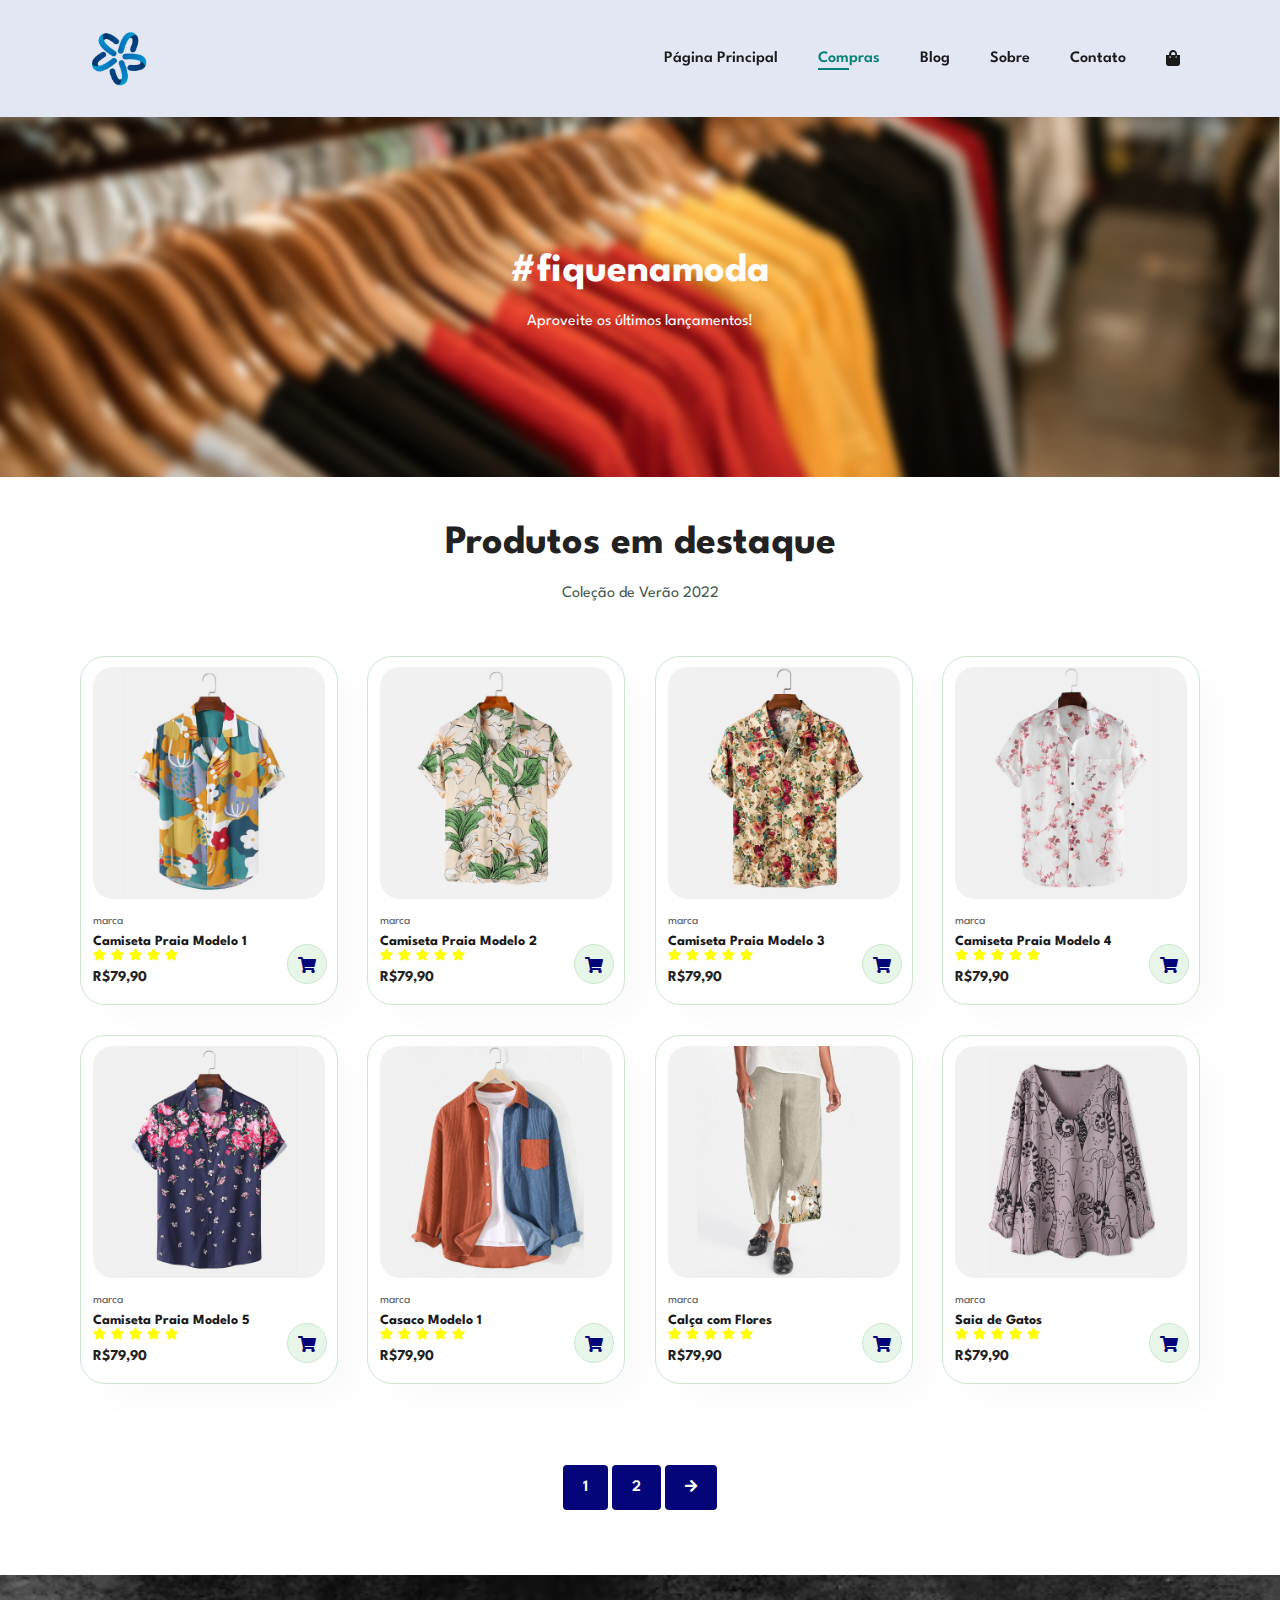
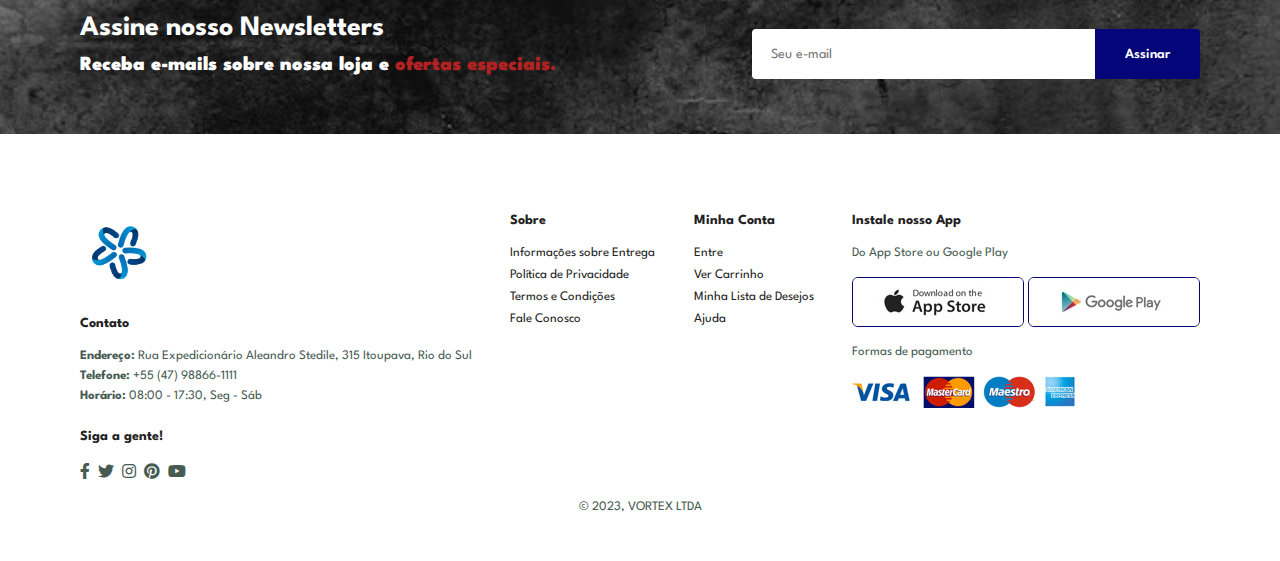
<file: shop.html>
<!DOCTYPE html>
<html lang="en">
<head>
    <meta charset="UTF-8">
    <meta http-equiv="X-UA-Compatible" content="IE=edge">
    <meta name="viewport" content="width=device-width, initial-scale=1.0">
    <link rel="preconnect" href="https://fonts.googleapis.com">
    <link rel="preconnect" href="https://fonts.gstatic.com" crossorigin>
    <link href="https://fonts.googleapis.com/css2?family=League+Spartan&display=swap" rel="stylesheet">
    <link rel="stylesheet" href="https://use.fontawesome.com/releases/v5.15.4/css/all.css" />
    <link rel="stylesheet" href="./style.css">
    <link rel="shortcut icon" href="./img/main-logo.png" type="image/svg+xml">
    <title>Vortex</title>
</head>
<body>
    
    <section id="header">
        <a href="#"><img src="./img/main-logo.png" class="logo" alt=""></a>

        <div>
            <ul id="navbar">
                <li><a href="index.html">Página Principal</a></li>
                <li><a class="active" href="shop.html">Compras</a></li>
                <li><a href="blog.html">Blog</a></li>
                <li><a href="about.html">Sobre</a></li>
                <li><a href="contact.html">Contato</a></li>
                <li id="lg-bag"><a href="cart.html"><i class="fas fa-shopping-bag"></i></a></li>
                <a href="#" id="close"><i class="fas fa-times"></i></a>
            </ul>
        </div>
        <div id="mobile">
            <i id="bar" class="fas fa-outdent"></i>
            <a href=""><i class="fas fa-shopping-bag"></i></a>
        </div>
    </section>

    <section id="page-header">
        <h2>#fiquenamoda</h2>
        <p>Aproveite os últimos lançamentos!</p>
    </section>

    <section id="product1" class="section-p1">
        <h2>Produtos em destaque</h2>
        <p>Coleção de Verão 2022</p>
        <div class="pro-container">
            <div class="pro">
                <img href="./sproduct.html" src="./img/products/f1.jpg" alt="">
                <div class="des">
                    <span>marca</span>
                    <h5>Camiseta Praia Modelo 1</h5>
                    <div class="star">
                        <i class="fas fa-star"></i>
                        <i class="fas fa-star"></i>
                        <i class="fas fa-star"></i>
                        <i class="fas fa-star"></i>
                        <i class="fas fa-star"></i>
                    </div>
                    <h4>R$79,90</h4>
                </div>
                <a><i class="fas fa-shopping-cart cart"></i></a>
            </div>
            <div class="pro">
                <img src="./img/products/f2.jpg" alt="">
                <div class="des">
                    <span>marca</span>
                    <h5>Camiseta Praia Modelo 2</h5>
                    <div class="star">
                        <i class="fas fa-star"></i>
                        <i class="fas fa-star"></i>
                        <i class="fas fa-star"></i>
                        <i class="fas fa-star"></i>
                        <i class="fas fa-star"></i>
                    </div>
                    <h4>R$79,90</h4>
                </div>
                <a><i class="fas fa-shopping-cart cart"></i></a>
            </div>
            <div class="pro">
                <img src="./img/products/f3.jpg" alt="">
                <div class="des">
                    <span>marca</span>
                    <h5>Camiseta Praia Modelo 3</h5>
                    <div class="star">
                        <i class="fas fa-star"></i>
                        <i class="fas fa-star"></i>
                        <i class="fas fa-star"></i>
                        <i class="fas fa-star"></i>
                        <i class="fas fa-star"></i>
                    </div>
                    <h4>R$79,90</h4>
                </div>
                <a><i class="fas fa-shopping-cart cart"></i></a>
            </div>
            <div class="pro">
                <img src="./img/products/f4.jpg" alt="">
                <div class="des">
                    <span>marca</span>
                    <h5>Camiseta Praia Modelo 4</h5>
                    <div class="star">
                        <i class="fas fa-star"></i>
                        <i class="fas fa-star"></i>
                        <i class="fas fa-star"></i>
                        <i class="fas fa-star"></i>
                        <i class="fas fa-star"></i>
                    </div>
                    <h4>R$79,90</h4>
                </div>
                <a><i class="fas fa-shopping-cart cart"></i></a>
            </div>
            <div class="pro">
                <img src="./img/products/f5.jpg" alt="">
                <div class="des">
                    <span>marca</span>
                    <h5>Camiseta Praia Modelo 5</h5>
                    <div class="star">
                        <i class="fas fa-star"></i>
                        <i class="fas fa-star"></i>
                        <i class="fas fa-star"></i>
                        <i class="fas fa-star"></i>
                        <i class="fas fa-star"></i>
                    </div>
                    <h4>R$79,90</h4>
                </div>
                <a><i class="fas fa-shopping-cart cart"></i></a>
            </div>
            <div class="pro">
                <img src="./img/products/f6.jpg" alt="">
                <div class="des">
                    <span>marca</span>
                    <h5>Casaco Modelo 1</h5>
                    <div class="star">
                        <i class="fas fa-star"></i>
                        <i class="fas fa-star"></i>
                        <i class="fas fa-star"></i>
                        <i class="fas fa-star"></i>
                        <i class="fas fa-star"></i>
                    </div>
                    <h4>R$79,90</h4>
                </div>
                <a><i class="fas fa-shopping-cart cart"></i></a>
            </div>
            <div class="pro">
                <img src="./img/products/f7.jpg" alt="">
                <div class="des">
                    <span>marca</span>
                    <h5>Calça com Flores</h5>
                    <div class="star">
                        <i class="fas fa-star"></i>
                        <i class="fas fa-star"></i>
                        <i class="fas fa-star"></i>
                        <i class="fas fa-star"></i>
                        <i class="fas fa-star"></i>
                    </div>
                    <h4>R$79,90</h4>
                </div>
                <a><i class="fas fa-shopping-cart cart"></i></a>
            </div>
            <div class="pro">
                <img src="./img/products/f8.jpg" alt="">
                <div class="des">
                    <span>marca</span>
                    <h5>Saia de Gatos</h5>
                    <div class="star">
                        <i class="fas fa-star"></i>
                        <i class="fas fa-star"></i>
                        <i class="fas fa-star"></i>
                        <i class="fas fa-star"></i>
                        <i class="fas fa-star"></i>
                    </div>
                    <h4>R$79,90</h4>
                </div>
                <a><i class="fas fa-shopping-cart cart"></i></a>
            </div>
        </div>
    </section>

    <section id="pagination" class="section-p1">
        <a href="">1</a>
        <a href="">2</a>
        <a href=""><i class="fas fa-arrow-right"></i></a>
    </section>

    <section id="newsletter" class="section-p1 section-m1">
        <div>
            <h4>Assine nosso Newsletters</h4>
            <p>Receba e-mails sobre nossa loja e <span>ofertas especiais.</span></p>
        </div>
        <div class="form">
            <input type="text" placeholder="Seu e-mail">
            <button class="normal">Assinar</button>
        </div>
    </section>

    <footer class="section-p1">
        <div class="col">
            <img src="./img/main-logo.png" alt="" class="logo">
            <h4>Contato</h4>
            <p><strong>Endereço: </strong> Rua Expedicionário Aleandro Stedile, 315 Itoupava, Rio do Sul</p>
            <p><strong>Telefone: </strong> +55 (47) 98866-1111</p>
            <p><strong>Horário: </strong> 08:00 - 17:30, Seg - Sáb</p>
            <div class="follow">
                <h4>Siga a gente!</h4>
                <div class="icon">
                    <i class="fab fa-facebook-f"></i>
                    <i class="fab fa-twitter"></i>
                    <i class="fab fa-instagram"></i>
                    <i class="fab fa-pinterest"></i>
                    <i class="fab fa-youtube"></i>
                </div>
            </div>
        </div>

        <div class="col">
            <h4>Sobre</h4>
            <a href="#">Informaçôes sobre Entrega</a>
            <a href="#">Política de Privacidade</a>
            <a href="#">Termos e Condições</a>
            <a href="#">Fale Conosco</a>
        </div>

        <div class="col">
            <h4>Minha Conta</h4>
            <a href="#">Entre</a>
            <a href="#">Ver Carrinho</a>
            <a href="#">Minha Lista de Desejos</a>
            <a href="#">Ajuda</a>
        </div>

        <div class="col install">
            <h4>Instale nosso App</h4>
            <p>Do App Store ou Google Play</p>
            <div class="row">
                <img src="./img/pay/app.jpg">
                <img src="./img/pay/play.jpg">
            </div>
            <p>Formas de pagamento</p>
            <img src="./img/pay/pay.png">
        </div>

        <div class="copyright">
            <p>© 2023, VORTEX LTDA</p>
        </div>
    </footer>

    <script src="./app.js"></script>
</body>
</html>
</file>
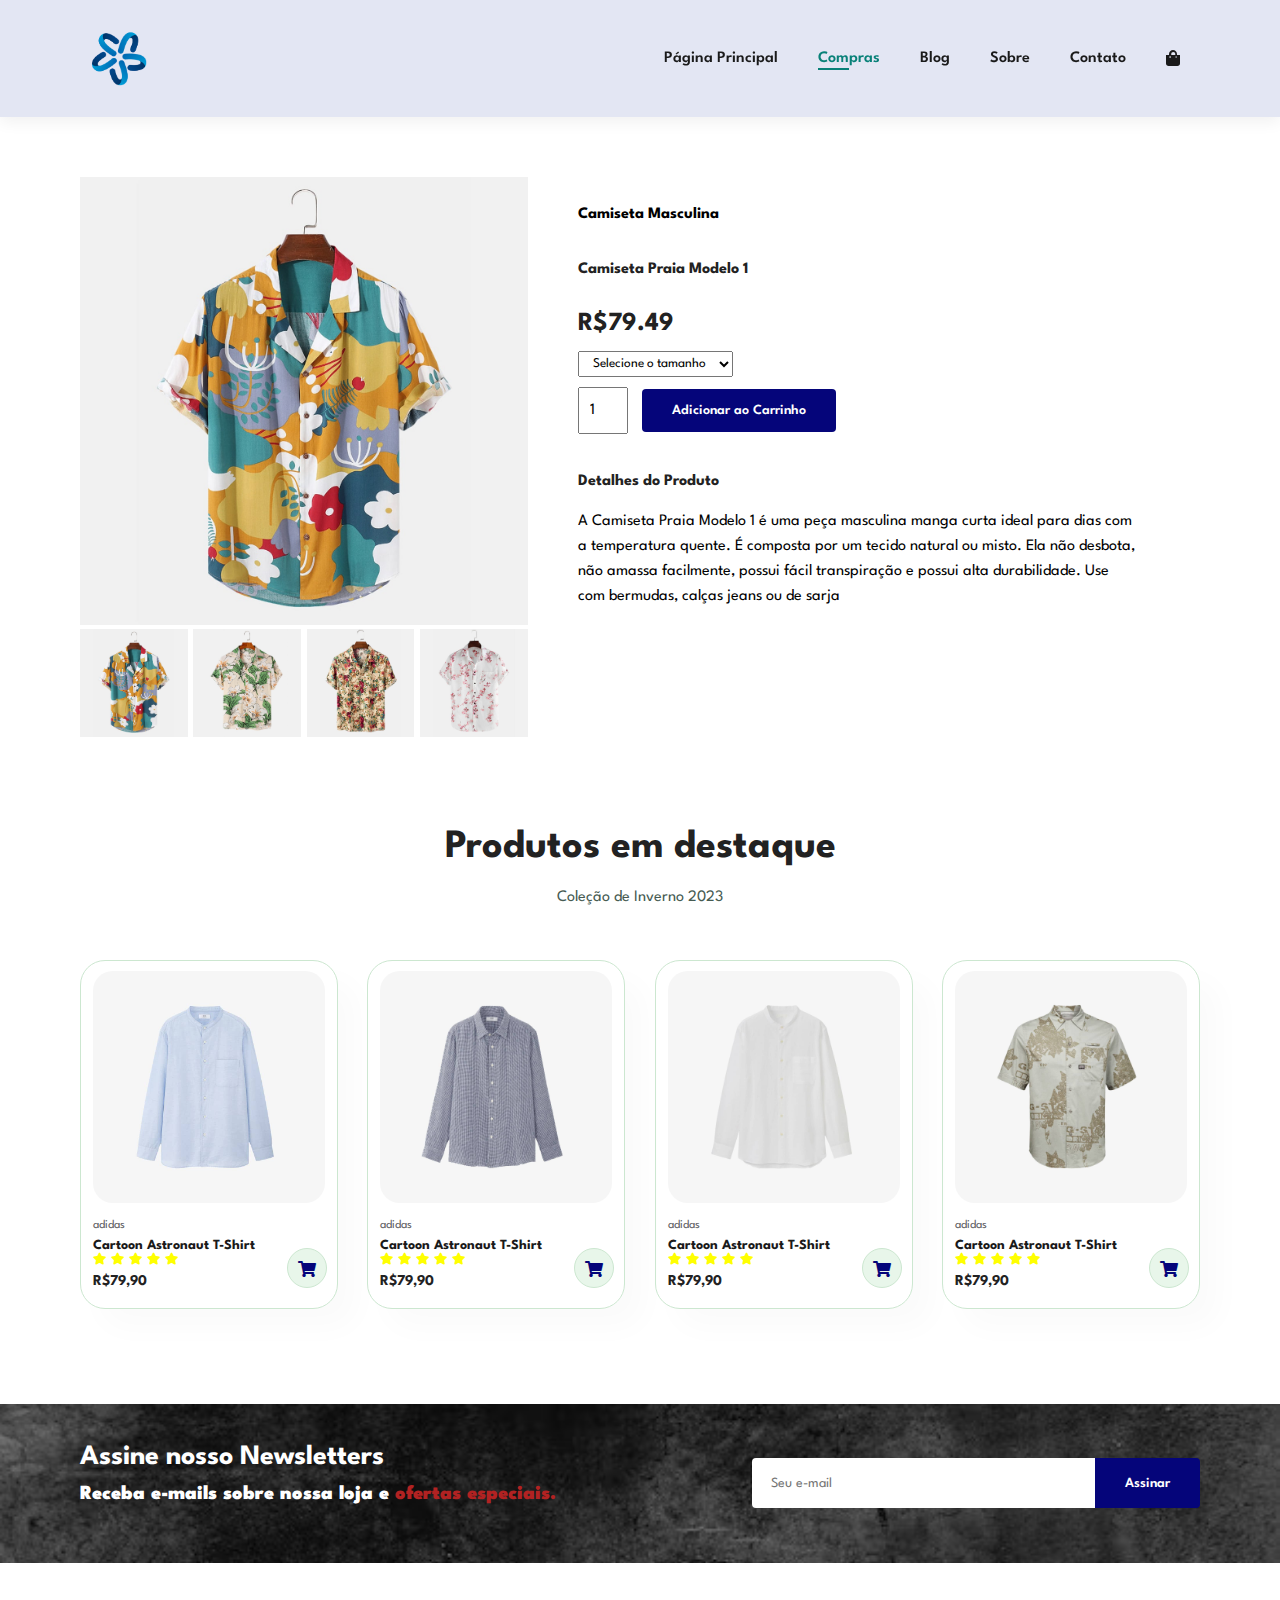
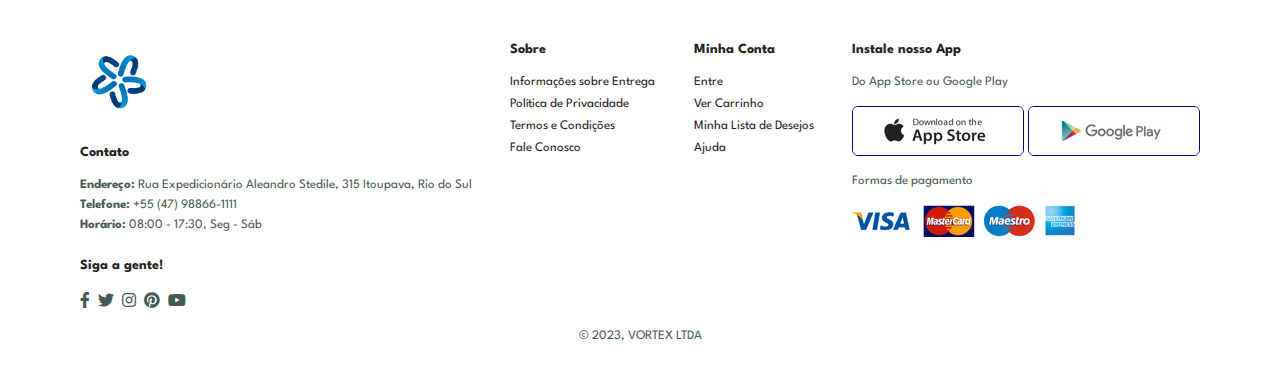
<file: sproduct.html>
<!DOCTYPE html>
<html lang="en">
<head>
    <meta charset="UTF-8">
    <meta http-equiv="X-UA-Compatible" content="IE=edge">
    <meta name="viewport" content="width=device-width, initial-scale=1.0">
    <link rel="preconnect" href="https://fonts.googleapis.com">
    <link rel="preconnect" href="https://fonts.gstatic.com" crossorigin>
    <link href="https://fonts.googleapis.com/css2?family=League+Spartan&display=swap" rel="stylesheet">
    <link rel="stylesheet" href="https://use.fontawesome.com/releases/v5.15.4/css/all.css" />
    <link rel="stylesheet" href="./style.css">
    <link rel="shortcut icon" href="./img/main-logo.png" type="image/svg+xml">
    <title>Vortex</title>
</head>
<body>
    
    <section id="header">
        <a href="#"><img src="./img/main-logo.png" class="logo" alt=""></a>

        <div>
            <ul id="navbar">
                <li><a href="index.html">Página Principal</a></li>
                <li><a class="active" href="shop.html">Compras</a></li>
                <li><a href="blog.html">Blog</a></li>
                <li><a href="about.html">Sobre</a></li>
                <li><a href="contact.html">Contato</a></li>
                <li id="lg-bag"><a href="cart.html"><i class="fas fa-shopping-bag"></i></a></li>
                <a href="#" id="close"><i class="fas fa-times"></i></a>
            </ul>
        </div>
        <div id="mobile">
            <i id="bar" class="fas fa-outdent"></i>
            <a href=""><i class="fas fa-shopping-bag"></i></a>
        </div>
    </section>

    <section id="prodetails" class="section-p1">
        <div class="single-pro-image">
            <img src="./img/products/f1.jpg" width="100%" id="MainImg" alt="">
        
        
        <div class="small-img-group">
            <div class="small-img-col">
                <img src="./img/products/f1.jpg" width="100%" class="small-img" alt="">
            </div>
            <div class="small-img-col">
                <img src="./img/products/f2.jpg" width="100%" class="small-img" alt="">
            </div>
            <div class="small-img-col">
                <img src="./img/products/f3.jpg" width="100%" class="small-img" alt="">
            </div>
            <div class="small-img-col">
                <img src="./img/products/f4.jpg" width="100%" class="small-img" alt="">
            </div>
        </div>
        </div>

        <div class="single-pro-details">
            <h6>Camiseta Masculina</h6>
            <h4>Camiseta Praia Modelo 1</h4>
            <h2>R$79.49</h2>
            <select>
                <option>Selecione o tamanho</option>
                <option>P</option>
                <option>M</option>
                <option>G</option>
                <option>GG</option>
            </select>
            <input type="number" value="1">
            <button class="normal">Adicionar ao Carrinho</button>
            <h4>Detalhes do Produto</h4>
            <span>A Camiseta Praia Modelo 1 é uma peça masculina manga curta ideal para dias
                 com a temperatura quente. É composta por um tecido natural ou misto. Ela não desbota, 
                 não amassa facilmente, possui fácil transpiração e possui alta durabilidade. 
                 Use com bermudas, calças jeans ou de sarja</span>
        </div>
    </section>

    <section id="product1" class="section-p1">
        <h2>Produtos em destaque</h2>
        <p>Coleção de Inverno 2023</p>
        <div class="pro-container">
            <div class="pro">
                <img src="./img/products/n1.jpg" alt="">
                <div class="des">
                    <span>adidas</span>
                    <h5>Cartoon Astronaut T-Shirt</h5>
                    <div class="star">
                        <i class="fas fa-star"></i>
                        <i class="fas fa-star"></i>
                        <i class="fas fa-star"></i>
                        <i class="fas fa-star"></i>
                        <i class="fas fa-star"></i>
                    </div>
                    <h4>R$79,90</h4>
                </div>
                <a><i class="fas fa-shopping-cart cart"></i></a>
            </div>
            <div class="pro">
                <img src="./img/products/n2.jpg" alt="">
                <div class="des">
                    <span>adidas</span>
                    <h5>Cartoon Astronaut T-Shirt</h5>
                    <div class="star">
                        <i class="fas fa-star"></i>
                        <i class="fas fa-star"></i>
                        <i class="fas fa-star"></i>
                        <i class="fas fa-star"></i>
                        <i class="fas fa-star"></i>
                    </div>
                    <h4>R$79,90</h4>
                </div>
                <a><i class="fas fa-shopping-cart cart"></i></a>
            </div>
            <div class="pro">
                <img src="./img/products/n3.jpg" alt="">
                <div class="des">
                    <span>adidas</span>
                    <h5>Cartoon Astronaut T-Shirt</h5>
                    <div class="star">
                        <i class="fas fa-star"></i>
                        <i class="fas fa-star"></i>
                        <i class="fas fa-star"></i>
                        <i class="fas fa-star"></i>
                        <i class="fas fa-star"></i>
                    </div>
                    <h4>R$79,90</h4>
                </div>
                <a><i class="fas fa-shopping-cart cart"></i></a>
            </div>
            <div class="pro">
                <img src="./img/products/n4.jpg" alt="">
                <div class="des">
                    <span>adidas</span>
                    <h5>Cartoon Astronaut T-Shirt</h5>
                    <div class="star">
                        <i class="fas fa-star"></i>
                        <i class="fas fa-star"></i>
                        <i class="fas fa-star"></i>
                        <i class="fas fa-star"></i>
                        <i class="fas fa-star"></i>
                    </div>
                    <h4>R$79,90</h4>
                </div>
                <a><i class="fas fa-shopping-cart cart"></i></a>
            </div>
        </div>
    </section>

    <section id="newsletter" class="section-p1 section-m1">
        <div>
            <h4>Assine nosso Newsletters</h4>
            <p>Receba e-mails sobre nossa loja e <span>ofertas especiais.</span></p>
        </div>
        <div class="form">
            <input type="text" placeholder="Seu e-mail">
            <button class="normal">Assinar</button>
        </div>
    </section>

    <footer class="section-p1">
        <div class="col">
            <img src="./img/main-logo.png" alt="" class="logo">
            <h4>Contato</h4>
            <p><strong>Endereço: </strong> Rua Expedicionário Aleandro Stedile, 315 Itoupava, Rio do Sul</p>
            <p><strong>Telefone: </strong> +55 (47) 98866-1111</p>
            <p><strong>Horário: </strong> 08:00 - 17:30, Seg - Sáb</p>
            <div class="follow">
                <h4>Siga a gente!</h4>
                <div class="icon">
                    <i class="fab fa-facebook-f"></i>
                    <i class="fab fa-twitter"></i>
                    <i class="fab fa-instagram"></i>
                    <i class="fab fa-pinterest"></i>
                    <i class="fab fa-youtube"></i>
                </div>
            </div>
        </div>

        <div class="col">
            <h4>Sobre</h4>
            <a href="#">Informaçôes sobre Entrega</a>
            <a href="#">Política de Privacidade</a>
            <a href="#">Termos e Condições</a>
            <a href="#">Fale Conosco</a>
        </div>

        <div class="col">
            <h4>Minha Conta</h4>
            <a href="#">Entre</a>
            <a href="#">Ver Carrinho</a>
            <a href="#">Minha Lista de Desejos</a>
            <a href="#">Ajuda</a>
        </div>

        <div class="col install">
            <h4>Instale nosso App</h4>
            <p>Do App Store ou Google Play</p>
            <div class="row">
                <img src="./img/pay/app.jpg">
                <img src="./img/pay/play.jpg">
            </div>
            <p>Formas de pagamento</p>
            <img src="./img/pay/pay.png">
        </div>

        <div class="copyright">
            <p>© 2023, VORTEX LTDA</p>
        </div>
    </footer>

    <script>
        var MainImg = document.getElementById('MainImg')
        var smallimg = document.getElementsByClassName('small-img')

        smallimg[0].onclick = function() {
            MainImg.src = smallimg[0].src
        }
        smallimg[1].onclick = function() {
            MainImg.src = smallimg[1].src
        }
        smallimg[2].onclick = function() {
            MainImg.src = smallimg[2].src
        }
        smallimg[3].onclick = function() {
            MainImg.src = smallimg[3].src
        }
    </script>

    <script src="./app.js"></script>
</body>
</html>
</file>
<file: style.css>
* {
    margin: 0;
    padding: 0;
    box-sizing: border-box;
    font-family: 'League Spartan', sans-serif;
}

.logo {
    width: 80px;
    height: auto;
}


h1 {
    font-size: 50px;
    line-height: 64px;
    color: #222;
}

h2 {
    font-size: 40px;
    line-height: 54px;
    color: #222;
}

h4 {
    font-size: 20pxx;
    color: #222;
}

h6 {
    font-weight: 700;
    font-size: 16px;
}

p {
    font-size: 16px;
    color: #465b52;
    margin: 15px 0 20px 0;
}

.section-p1 {
    padding: 40px 80px
}

button.normal {
    font-size: 14px;
    font-weight: 600; 
    padding: 15px 30px;
    color: #000;
    background-color: #fff;
    border-radius: 4px;
    cursor: pointer;
    border: none;
    outline: none;
    transition: 0.2s;
}

button.white {
    font-size: 13px;
    font-weight: 600; 
    padding: 11px 18px;
    color: #fff;
    background-color: transparent;
    cursor: pointer;
    border: 1px solid #fff;
    outline: none;
    transition: 0.2s;
}

button.white2 {
    font-size: 13px;
    font-weight: 600; 
    padding: 11px 18px;
    color: #fff;
    background: rgb(5, 5, 122);
    cursor: pointer;
    border: 1px solid #fff;
    outline: none;
    transition: 0.2s;
}

.section-m1 {
    margin: 40px 0;
}

.section-p2 {
    margin: 40px 0;
}

body {
    width: 100%;
}

/* Header Start */

#header {
    display: flex;
    align-items: center;
    justify-content: space-between;
    padding: 20px 80px;
    background: #e3e6f3;
    box-shadow: 0 5px 15px rgba(0, 0, 0, 0.06);
    z-index: 999;
    position: sticky;
    top: 0;
    left: 0;
}

#navbar {
    display: flex;
    align-items: center;
    justify-content: center;
}

#navbar li {
    list-style: none;
    padding: 0 20px;
    position: relative;
}

#navbar li a {
    text-decoration: none;
    font-size: 16px;
    font-weight: 600;
    color: #1a1a1a;
    transition: 0.3s ease;
}

#navbar li a:hover,
#navbar li a.active {
    color: #088178;
}

#navbar li a.active::after,
#navbar li a:hover::after {
    content: "";
    width: 30%;
    height: 2px;
    background: #088178;
    position: absolute;
    bottom: -4px;
    left: 20px;
}

/* Head Page */

#hero {
    background-image: url('./img/main-image.png');
    height: 90vh;
    width: 100%;
    background-size: cover;
    padding: 0 80px;
    display: flex;
    flex-direction: column;
    align-items: flex-start;
    justify-content: center;
}

#hero h1 {
    font-size: 7rem;
    color: rgb(5, 5, 122);
}

#hero h2 {
    font-size: 3rem;
    width: 30%;
}

#hero p {
    font-size: 2rem;
}

#hero button {
    padding: 10px;
    background-color: rgb(5, 5, 122);
    color: white;
    border: 1px solid rgb(5, 5, 122);
}

#hero button:hover {
    cursor: pointer;
    background-color: white;
    color: rgb(5, 5, 122);
}

#delivery {
    width: 100%;
    height: auto;
    margin-bottom: 10px;
}

#save-money {
    width: 100%;
    height: auto;
    margin-bottom: 10px;
}

#feature {
    display: flex;
    align-items: center;
    justify-content: space-between;
    flex-wrap: wrap;
}

#feature .fe-box {
    width: 200px;
    text-align: center;
    padding: 25px 0px;
    box-shadow: 20px 20px 34px rgba(0, 0, 0, 0.03);
    border: 1px solid #cce7d0;
    border-radius: 4px;
    margin: 15px 0;
}

#feature .fe-box:hover {
    box-shadow: 10px 10px 54px rgba(70, 62, 221, 0.1);
}

#feature .fe-box h6 {
    padding: 9px 8px 6px 8px;
    line-height: 1;  
}

#product1 {
    text-align: center;
}

#product1 .pro-container {
    display: flex;
    justify-content: space-between;
    padding-top: 20px;
    flex-wrap: wrap;
}

#product1 .pro {
    width: 23%;
    min-width: 250px;
    padding: 10px 12px;
    border: 1px solid #cce7d0;
    border-radius: 25px;
    cursor: pointer;
    box-shadow: 20px 20px 30px rgba(0, 0, 0, 0.02);
    margin: 15px 0;
    transition: 0.2s ease;
    position: relative;
}

#product1 .pro:hover {
    box-shadow: 20px 20px 30px rgba(0, 0, 0, 0.06);
}

#product1 .pro img {
    width: 100%;
    border-radius: 20px;
}

#product1 .pro .des {
    text-align: start;
    padding: 10px 0;
}

#product1 .pro .des span {
    color: #606063;
    font-size: 12px;
}

#product1 .pro .des h5 {
    padding-top: 7px;
    color: #1a1a1a;
    font-size: 14px;
}

#product1 .pro .des i {
    font-size: 12px;
    color: yellow;
}

#product1 .pro .des h4 {
    padding-top: 7px;
    font-size: 15px;
    font-weight: 700;
}

#product1 .pro .cart {
    width: 40px;
    height: 40px;
    line-height: 40px;
    border-radius: 50px;
    background-color: #e8f6ea;
    color: rgb(5, 5, 122);
    border: 1px solid #cce7d0;
    position: absolute;
    bottom: 20px;
    right: 10px;
}

#banner {
    display: flex;
    flex-direction: column;
    justify-content: center;
    align-items: center;
    text-align: center;
    background-image: url('./img/banners/b2.jpg');
    width: 100%;
    height: 40vh;
    background-size: cover;
}

#banner h4 {
    color: #fff;
    font-size: 2rem;
}

#banner h2 {
    color: #fff;
    font-size: 3rem;
    padding: 10px 0;
}

#banner span {
    color: red;
}

#banner button:hover {
    background: #465b52;
    color: #fff;
}

#sm-banner {
    display: flex;
    justify-content: space-between;
    flex-wrap: wrap;
}

#sm-banner .banner-box {
    display: flex;
    flex-direction: column;
    justify-content: center;
    align-items: flex-start;
    background-image: url('./img/banners/b17.jpg');
    min-width: 850px;
    height: 50vh;
    background-size: cover;
    background-position: center;
    padding: 30px;
}

#sm-banner .banner-box2 {
    background-image: url('./img/banners/b10-Editado.png');
}

#sm-banner .banner-box2 h4 {
    color: rgb(5, 5, 122);
}

#sm-banner .banner-box2 h2 {
    color: rgb(5, 5, 122);
}

#sm-banner .banner-box2 span {
    color: rgb(5, 5, 122);
}


#sm-banner h4 {
    color: #fff;
    font-size: 20px;
    font-weight: 300;
}

#sm-banner h2 {
    color: #fff;
    font-size: 28px;
    font-weight: 800;
}

#sm-banner span {
    color: #fff;
    font-size: 28px;
    font-weight: 800;
    padding-bottom: 15px;
}

#sm-banner .banner-box:hover button {
    background: rgb(5, 5, 122);
    border: 1px solid rgb(5, 5, 122);
}

#sm-banner .banner-box2:hover button {
    background: transparent;
    color: rgb(5, 5, 122);
}

#banner3 {
    display: flex;
    justify-content: space-between;
    flex-wrap: wrap;
    padding: 0 80px;
}

#banner3 h3 {
    color:firebrick;
}

#banner3 .banner-box {
    display: flex;
    flex-direction: column;
    justify-content: center;
    align-items: flex-start;
    background-image: url('./img/banners/b71.jpg');
    min-width: 30%;
    height: 30vh;
    background-size: cover;
    background-position: center;
    padding: 30px;
    margin-bottom: 20px;
}

#banner3 .banner-box2 {
    background-image: url('./img/banners/b4.jpg');
}

#banner3 .banner-box3 {
    background-image: url('./img/banners/b18.png');
}

#banner3 h2 {
    font-weight: 900;
    font-size: 22px;    
}

#banner3 h3 {
    font-weight: 800;
    font-size: 15px;
}

#newsletter {
    display: flex;
    justify-content: space-between;
    flex-wrap: wrap;
    align-items: center;
    background-image: url('./img/banners/b14.jpg');
    background-size: cover;
}

#newsletter h4 {
    font-size: 28px;
    font-weight: 700;
    color: #fff;
}

#newsletter p {
    font-size: 20px;
    font-weight: 900;
    color:#fff;
}

#newsletter p span {
    color:firebrick;
}

#newsletter .form {
    display: flex;
    width: 40%;
}

#newsletter input {
    height: 3.125rem;
    padding: 0 1.25em;
    font-size: 14px;
    width: 100%;
    border: 1px solid transparent;
    border-radius: 4px;
    outline: none;
    border-top-right-radius: 0;
    border-bottom-right-radius: 0;
}

#newsletter button {
    background-color: rgb(5, 5, 122);
    color: #fff;
    white-space: nowrap;
    border-top-left-radius: 0;
    border-bottom-left-radius: 0;
}

footer {
    display: flex;
    flex-wrap: wrap;
    justify-content: space-between;
}

footer .col {
    display: flex;
    flex-direction: column;
    align-items: flex-start;
    margin-bottom: 20px;
}

footer .logo {
    margin-bottom: 30px;
}

footer h4 {
    font-size: 14px;
    padding-bottom: 20px;
}

footer p {
    font-size: 13px;
    margin: 0 0 8px 0;
}

footer a {
    font-size: 13px;
    text-decoration: none;
    color: #222;
    margin-bottom: 10px;
}

footer .follow {
    margin-top: 20px;
}

footer .follow i {
    color: #465b52;
    padding-right: 4px;
    cursor: pointer;
}

footer .install .row img {
    border: 1px solid rgb(5, 5, 122);
    border-radius: 6px;
}

footer .install img {
    margin: 10px 0 15px 0
}

footer .follow i:hover,
footer a:hover {
    color: rgb(5, 5, 122);
}

footer .copyright {
    width: 100%;
    text-align: center;
}

#mobile {
    display: none;
    align-items: center;
}

#close {
    display: none;
}

/* Shop Page */

#page-header {
    background-image: url('./img/shop-products/clothes-banner.png');
    width: 100%;
    height: 40vh;
    background-size: cover;
    background-position: 80%;
    display: flex;
    justify-content: center;
    text-align: center;
    flex-direction: column;
    padding: 14px;
}

#page-header h2,
#page-header p {
    color: #fff;
}

#pagination {
    text-align: center;
}

#pagination a {
    text-decoration: none;
    background-color: rgb(5, 5, 122);
    padding: 15px 20px;
    border-radius: 4px;
    color: #fff;
    font-weight: 600;
}

#pagination a i {
    font-size: 14px;
}

/* Single Product */

#prodetails {
    display: flex;
    margin-top: 20px;
}

#prodetails .single-pro-image {
    width: 40%;
    margin-right: 50px;
}

.small-img-group {
    display: flex;
    justify-content: space-between;
}

.small-img-col {
    flex-basis: 24%;
    cursor: pointer;
}

#prodetails .single-pro-details {
    width: 50%;
    padding-top: 30px;
}

#prodetails .single-pro-details h4 {
    padding: 40px 0 20px 0;
}

#prodetails .single-pro-details h2 {
    font-size: 26px;
}

#prodetails .single-pro-details select {
    display: block;
    padding: 5px 10px;
    margin-bottom: 10px;
}

#prodetails .single-pro-details input {
    width: 50px;
    height: 47px;
    padding-left: 10px;
    font-size: 16px;
    margin-right: 10px;
}

#prodetails .single-pro-details input:focus {
    outline: none;
}

#prodetails .single-pro-details button {
    background: rgb(5, 5, 122);
    color: #fff;
}

#prodetails .single-pro-details span {
    line-height: 25px;
}

/* Blog */

#page-header.blog-header {
    background-image: url('./img/banners/b19.jpg');
}

#blog {
    padding: 150px 150px 0 150px;
}

#blog .blog-box {
    display: flex;
    align-items: center;
    width: 100%;
    position: relative;
    padding-bottom: 90px;
}

#blog .blog-img {
    width: 50%;
    margin-right: 40px;
}

#blog img {
    width: 100%;
    height: 300px;
    object-fit: cover;
}

#blog .blog-details {
    width: 50%;
}

#blog .blog-details a {
    text-decoration: none;
    font-size: 11px;
    color: #000;
    font-weight: 700;
    position: relative;
    transition: 0.3s;
}

#blog .blog-details a::after {
    content: "";
    width: 50px;
    height: 1px;
    background-color: #000;
    position: absolute;
    top: 4px;
    right: -60px;
}

#blog .blog-details a:hover {
    color: rgb(5, 5, 122);
}

#blog .blog-details a:hover::after {
    background-color: rgb(5, 5, 122);
}

#blog .blog-box h1 {
    position: absolute;
    top: -40px;
    left: 0;
    font-size: 70px;
    font-weight: 700;
    color: #c9cbce;
    z-index: -9;
}

/* About Page */

#page-header.about-header {
    background-image: url('./img/about/banner.png');
}

#about-head {
    display: flex;
    align-items: center;
}

#about-head img {
    width: 50%;
    height: auto;
}

#about-head div {
    padding-left: 40px;
}

#about-app {
    text-align: center;
}

#about-app .video {
    width: 70%;
    height: 100%;
    margin: 30px auto 0 auto;
}

#about-app .video video {
    width: 100%;
    height: 100%;
    border-radius: 20px;
}

/* Contact Page */

#contact-details {
    display: flex;
    align-items: center;
    justify-content: space-between;
}

#contact-details .details {
    width: 40%;
}

#contact-details .details span,
#form-details form span {
    font-size: 12px;
}

#contact-details .details h2,
#form-details form h2 {
    font-size: 26px;
    line-height: 35px;
    padding: 20px 0;
}

#contact-details .details h3 {
    font-size: 16px;
    padding-bottom: 15px;
}

#contact-details .details li {
    list-style: none;
    display: flex;
    padding: 10px 0;
}

#contact-details .details li i {
    font-size: 14px;
    padding-right: 22px;
}

#contact-details .details li p {
    margin: 0;
    font-size: 14px;
}

#contact-details .map {
    width: 55%;
    height: 400px;
}

#contact-details .map iframe {
    width: 100%;
    height: 100%;
}

#form-details {
    display: flex;
    justify-content: space-between;
    margin: 30px;
    padding: 80px;
    border: 1px solid #e1e1e1;
}

#form-details form {
    width: 65%;
    display: flex;
    flex-direction: column;
    align-items: flex-start;
}

#form-details form input,
#form-details form textarea {
    width: 100%;
    padding: 12px 15px;
    outline: none;
    margin-bottom: 20px;
    border: 1px solid #e1e1e1;
}

#form-details form button {
    background-color: rgb(5, 5, 122);
    color: #fff;
}

#form-details .people div {
    padding-bottom: 25px;
    display: flex;
    align-items: flex-start;
}

#form-details .people div img {
    width: 65px;
    height: 65px;
    object-fit: cover;
    margin-right: 15px;
}

#form-details .people div p {
    margin: 0;
    font-size: 13px;
    line-height: 25px;
}

#form-details .people div p span {
    display: block;
    font-size: 16px;
    font-weight: 600;
    color: #000;
}


/* Cart Page */

#cart {
    overflow-x: auto ;
}

#cart table {
    width: 100%;
    border-collapse: collapse;
    table-layout: fixed;
    white-space: nowrap;
}

#cart img {
    width: 70px;
}

#cart table td:nth-child(1) {
    width: 100px;
    text-align: center;
}

#cart table td:nth-child(2) {
    width: 150px;
    text-align: center;
}

#cart table td:nth-child(3) {
    width: 250px;
    text-align: center;
}

#cart table td:nth-child(4),
#cart table td:nth-child(5),
#cart table td:nth-child(6) {
    width: 150px;
    text-align: center;
}

#cart table td:nth-child(5) input {
    width: 70px;
    padding: 10px 5px 10px 15px;
}

#cart table thead {
    border: 1px solid #e2e9e1;
    border-left: none;
    border-right: none;
}

#cart table thead td {
    font-weight: 700;
    text-transform: uppercase;
    font-size: 13px;
    padding: 18px 0;
}

#cart table tbody tr td {
    padding-top: 15px;
}

#cart table tbody td {
    font-size: 13px;
}

#cart-add {
    display: flex;
    flex-wrap: wrap;
    justify-content: space-between;
}

#coupon {
    width: 50%;
    margin-bottom: 30px;
}

#coupon h3,
#subtotal h3 {
    padding-bottom: 15px;
}

#coupon input {
    padding: 10px 20px;
    outline: none;
    width: 60%;
    margin-right: 10px;
    border: 1px solid #e2e9e1;
}

#coupon button,
#subtotal button {
    background-color: rgb(5, 5, 122);
    color: #fff;
    padding: 12px 20px;
}

#subtotal {
    width: 50%;
    margin-bottom: 30px;
    border: 1px solid #e2e9e1;
    padding: 30px;
}

#subtotal table {
    border-collapse: collapse;
    width: 100%;
    margin-bottom: 20px;
}

#subtotal table td {
    width: 50%;
    border: 1px solid #e2e9e1;
    padding: 10px;
    font-size: 13px;
}


/* Start Media Query */

@media (max-width: 1053px) {
    #hero h1 {
        font-size: 5rem;
    }
    
    #hero h2 {
        font-size: 2.5rem;
    }
    
    #hero p {
        font-size: 1.5rem;
        width: 30%;
    }

    #banner3 .banner-box {
        background-image: url('./img/banners/b71-Editado.png');
    }

    #banner3 .banner-box h2 {
        color: white;
    }
    
    #banner3 .banner-box2 {
        background-image: url('./img/banners/b4-Editado.png');
    }
    
    #banner3 .banner-box3 {
        background-image: url('./img/banners/b18-Editado.png');
    }

}

@media (max-width: 799px) {
    #hero h1 {
        font-size: 4rem;
    }
    
    #hero h2 {
        font-size: 2rem;
    }
    
    #hero p {
        font-size: 1rem;
        width: 30%;
    }

    .section-p1 {
        padding: 40px 35px;
    }

    #navbar {
        display: flex;
        flex-direction: column;
        align-items: flex-start;
        justify-content: flex-start;
        position: fixed;
        top: 0;
        right: -300px;
        height: 100vh;
        width: 300px;
        background-color: #e3e6f3;
        box-shadow: 0 40px 60px rgba(0, 0, 0, 0.01);
        padding: 80px 0 0 10px;
        transition: 0.3s;
    }

    #navbar.active {
        right: 0px;
    }

    #navbar li {
        margin-bottom: 25px;
    }

    #sm-banner .banner-box {
        min-width: 580px;
        
    }

    #mobile {
        display: flex;
        align-items: center;
    }

    #mobile i {
        color: #1a1a1a;
        font-size: 24px;
        padding-left: 20px;
    }

    #close {
        display: initial;
        position: absolute;
        top: 30px;
        left: 30px;
        color: #222;
        font-size: 24px
    }

    #lg-bag {
        display: none;
    }

    #hero {
        height: 70vh;
        padding: 0 80px;
        background-position: top 30% right 95%;
    }

    #feature {
        justify-content: center;
    }

    #feature .fe-box {
        margin: 15px 15px;
    }

    #product1 .pro-container {
        justify-content: center;
    }

    #product1 .pro {
        margin: 15px;
    }

    #banner {
        height: 25vh;
    }
    
    #sm-banner .banner-box {
        min-width: 100%;
        height: 30vh;
    }

    #banner3 {
        padding: 0 40px;
    }

    #banner3 .banner-box {
        width: 28%;
    }

    #newsletter .form {
        width: 70%;
    }

   /* Contact Page */

   #form-details {
    padding: 40px;
   }

   #form-details form {
    width: 50%;
   }
}

@media (max-width: 599px) {
    #hero h1 {
        font-size: 3rem;
    }
    
    #hero h2 {
        font-size: 1rem;
        line-height: normal;
    }
    
    #hero p {
        font-size: 1rem;
        width: 30%;
    }
}

@media (max-width: 477px) {
    #hero h2 {
        width: 50%;
    }

    #hero p {
        width: 50%;
    }

    .logo {
        width: 50px;
    }

    #header {
        padding: 10px 30px;
    }

    #hero {
        padding: 0 20px;
        background-image: url('./img/main-image-mobile.jpg');
        background-position: 55%;
        
    }

    .section-p1 {
        padding: 20px;
    }

    #feature {
        justify-content: space-between;
    }

    #feature .fe-box {
        width: 155px;
        margin: 0 0 15px 0;
    }

    #product .pro {
        width: 100%;
    }

    #banner {
        height: 40vh;
    }

    #sm-banner .banner-box {
        height: 40vh;
    }

    #sm-banner .banner-box2 {
        margin-top: 20px;
    }

    #banner3 {
        padding: 0 20px;
    }

    #banner3 .banner-box {
        width: 100%;
    }

    #newsletter {
        padding: 40px 20px;
    }

    #newsletter .form {
        width: 100%;
    }

    footer .copyright {
        text-align: start;
    }

    /* Single Product */

    #prodetails {
        display: flex;
        flex-direction: column;
    }

    #prodetails .single-pro-image {
        width: 100%;
        margin-top: 0px;
    }

    #prodetails .single-pro-details {
        width: 100%;
    }

    /* Blog Page */

    #blog {
        padding: 100px 20px 0 20px;
    }

    #blog .blog-box {
        display: flex;
        flex-direction: column;
        align-items: flex-start;
    }

    #blog .blog-img {
        width: 100%;
        margin-right: 0px;
        margin-bottom: 30px;
    }

    #blog .blog-details {
        width: 100%;
    }

    /* About Page */

    #about-head {
        flex-direction: column;
    }

    #about-head img {
        width: 100%;
        margin-bottom: 20px;
    }

    #about-head div {
        padding-left: 0px;
    }

    #about-app .video {
        width: 100%;
    }

    /* Contact Page */

    #contact-details {
        display: flex;
        flex-direction: column;
    }

    #contact-details .details {
        width: 100%;
        margin-bottom: 30px;
    }

    #contact-details .map {
        width: 100%;
    }

    #form-details {
        margin: 10px;
        padding: 30px 10px;
        flex-wrap: wrap;
    }

    #form-details form {
        width: 100%;
        margin-bottom: 30px;
    }

    /* Cart Page */

    #cart-add {
        flex-direction: column;
    }

    #coupon {
        width: 100%;
        padding: 20px;
    }
}
</file>
